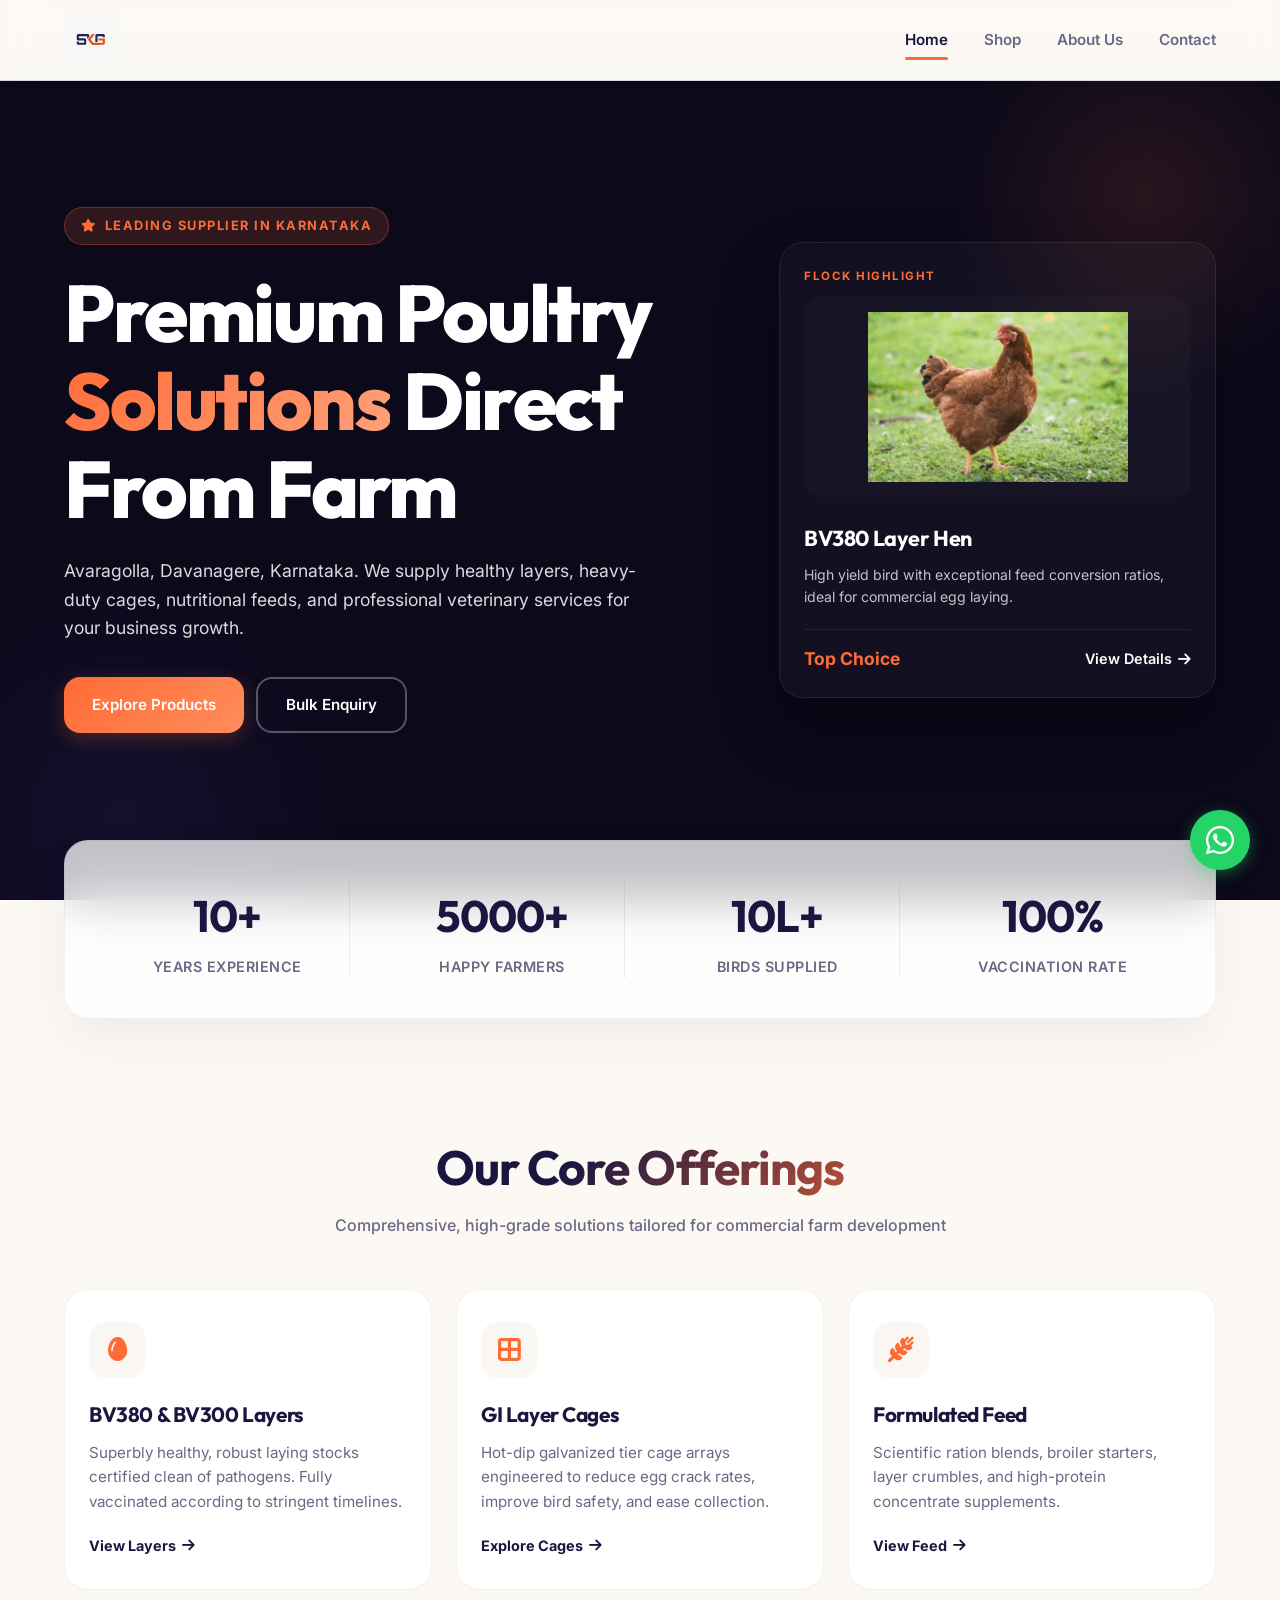
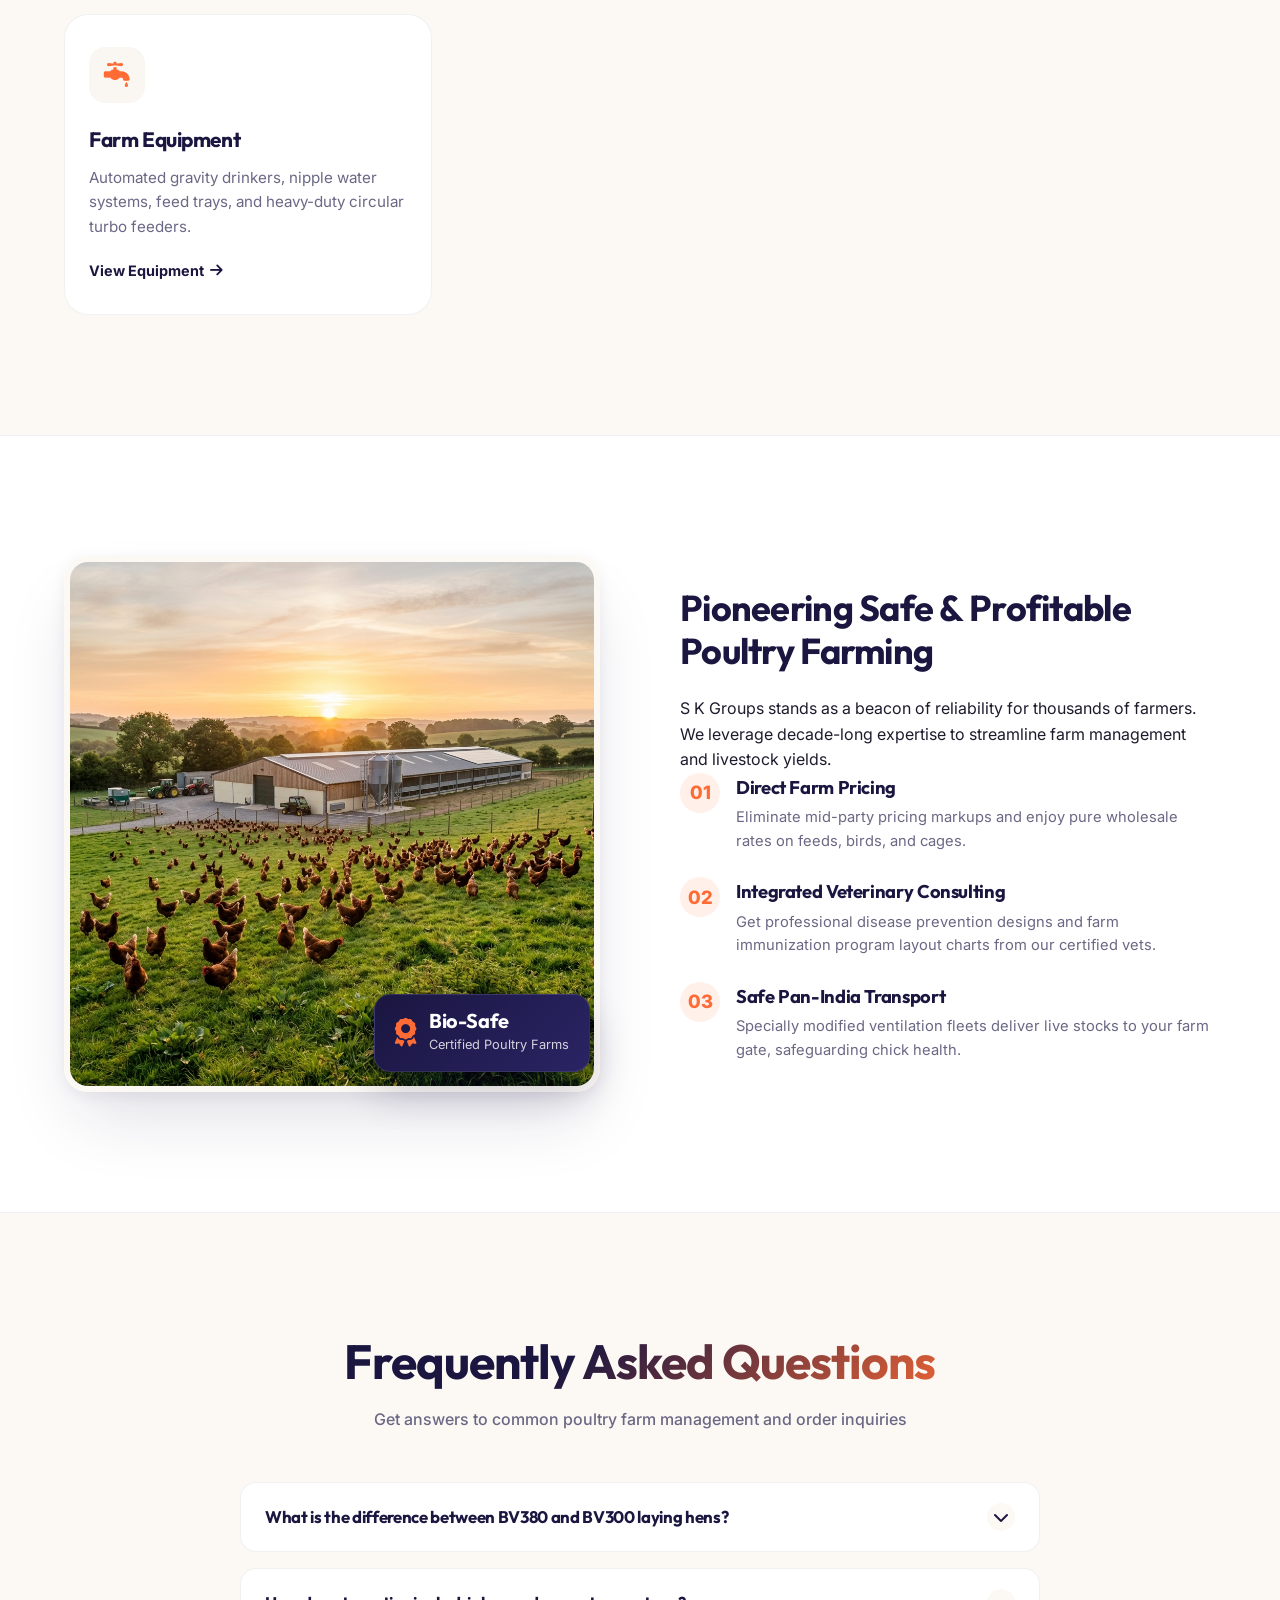
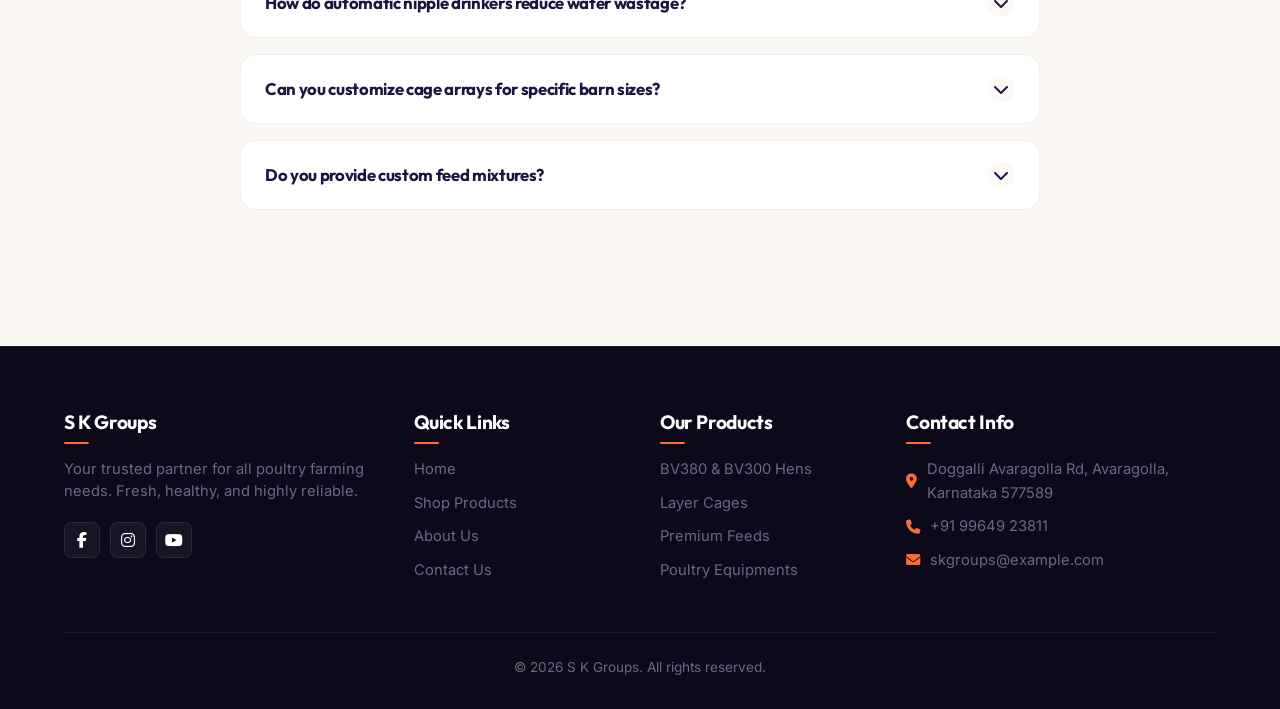
<file: index.html>
<!DOCTYPE html>
<html lang="en">
<head>
  <meta charset="UTF-8">
  <meta name="viewport" content="width=device-width, initial-scale=1.0">
  <title>S K Groups | Premium Poultry Solutions</title>
  <meta name="description" content="Direct from farm poultry solutions. Buy live hens, premium cages, nutritious feed, and modern farming equipment.">
  
  <!-- Fonts -->
  <link rel="preconnect" href="https://fonts.googleapis.com">
  <link rel="preconnect" href="https://fonts.gstatic.com" crossorigin>
  <link href="https://fonts.googleapis.com/css2?family=Inter:wght@400;500;600&family=Outfit:wght@400;600;700;800&display=swap" rel="stylesheet">
  
  <!-- Icons -->
  <link rel="stylesheet" href="https://cdnjs.cloudflare.com/ajax/libs/font-awesome/6.4.0/css/all.min.css">
  
  <link rel="stylesheet" href="style.css?v=1.0.4">
</head>
<body>

  <!-- Header -->
  <header>
    <div class="container nav-container">
      <a href="index.html" class="logo">
        <img src="images/logo.svg" alt="S K Groups Logo">
      </a>
      
      <nav class="nav-links">
        <a href="index.html" class="active">Home</a>
        <a href="shop.html">Shop</a>
        <a href="about.html">About Us</a>
        <a href="contact.html">Contact</a>
      </nav>
      
      <!-- Mobile Menu Button -->
      <button class="mobile-menu-btn" aria-label="Toggle navigation">
        <i class="fa-solid fa-bars"></i>
      </button>
    </div>
  </header>

  <!-- Dynamic Asymmetric Hero Section -->
  <section class="hero">
    <div class="hero-overlay"></div>
    <div class="container hero-grid">
      <div class="hero-content">
        <div class="hero-badge">
          <i class="fa-solid fa-star"></i> Leading Supplier in Karnataka
        </div>
        <h1>Premium Poultry <span>Solutions</span> Direct From Farm</h1>
        <p>Avaragolla, Davanagere, Karnataka. We supply healthy layers, heavy-duty cages, nutritional feeds, and professional veterinary services for your business growth.</p>
        <div class="hero-buttons">
          <a href="shop.html" class="btn btn-accent">Explore Products</a>
          <a href="contact.html" class="btn btn-outline">Bulk Enquiry</a>
        </div>
      </div>
      
      <!-- Showcase Highlight Card -->
      <div class="hero-showcase">
        <span class="showcase-tag">Flock Highlight</span>
        <img src="images/bv380.png" alt="BV380 Hen">
        <h3 class="showcase-title">BV380 Layer Hen</h3>
        <p class="showcase-desc">High yield bird with exceptional feed conversion ratios, ideal for commercial egg laying.</p>
        <div class="showcase-action">
          <span class="showcase-price">Top Choice</span>
          <a href="product-details.html?id=bv380" class="showcase-link">View Details <i class="fa-solid fa-arrow-right"></i></a>
        </div>
      </div>
    </div>
  </section>

  <!-- Floating Stats Overlay -->
  <div class="container stats-overlay-container">
    <div class="stats-overlay">
      <div class="stat-box">
        <h3>10+</h3>
        <p>Years Experience</p>
      </div>
      <div class="stat-box">
        <h3>5000+</h3>
        <p>Happy Farmers</p>
      </div>
      <div class="stat-box">
        <h3>10L+</h3>
        <p>Birds Supplied</p>
      </div>
      <div class="stat-box">
        <h3>100%</h3>
        <p>Vaccination Rate</p>
      </div>
    </div>
  </div>

  <!-- Services Section -->
  <section class="section-padding">
    <div class="container">
      <div class="section-title">
        <h2>Our Core Offerings</h2>
        <p>Comprehensive, high-grade solutions tailored for commercial farm development</p>
      </div>
      
      <div class="services-grid">
        <!-- Service Card 1 -->
        <div class="service-card">
          <div class="service-icon-box">
            <i class="fa-solid fa-egg"></i>
          </div>
          <h3>BV380 & BV300 Layers</h3>
          <p>Superbly healthy, robust laying stocks certified clean of pathogens. Fully vaccinated according to stringent timelines.</p>
          <a href="shop.html?category=hens" class="service-link">View Layers <i class="fa-solid fa-arrow-right"></i></a>
        </div>
        
        <!-- Service Card 2 -->
        <div class="service-card">
          <div class="service-icon-box">
            <i class="fa-solid fa-border-all"></i>
          </div>
          <h3>GI Layer Cages</h3>
          <p>Hot-dip galvanized tier cage arrays engineered to reduce egg crack rates, improve bird safety, and ease collection.</p>
          <a href="shop.html?category=cages" class="service-link">Explore Cages <i class="fa-solid fa-arrow-right"></i></a>
        </div>
        
        <!-- Service Card 3 -->
        <div class="service-card">
          <div class="service-icon-box">
            <i class="fa-solid fa-wheat-awn"></i>
          </div>
          <h3>Formulated Feed</h3>
          <p>Scientific ration blends, broiler starters, layer crumbles, and high-protein concentrate supplements.</p>
          <a href="shop.html?category=feed" class="service-link">View Feed <i class="fa-solid fa-arrow-right"></i></a>
        </div>
        
        <!-- Service Card 4 -->
        <div class="service-card">
          <div class="service-icon-box">
            <i class="fa-solid fa-faucet-drip"></i>
          </div>
          <h3>Farm Equipment</h3>
          <p>Automated gravity drinkers, nipple water systems, feed trays, and heavy-duty circular turbo feeders.</p>
          <a href="shop.html?category=equipment" class="service-link">View Equipment <i class="fa-solid fa-arrow-right"></i></a>
        </div>
      </div>
    </div>
  </section>

  <!-- Why Choose Us -->
  <section class="section-padding why-section">
    <div class="container why-grid">
      <div class="why-image-wrapper">
        <img src="assets/hero.png" alt="S K Groups Poultry Operations">
        <div class="why-floating-badge">
          <i class="fa-solid fa-award"></i>
          <div>
            <h4>Bio-Safe</h4>
            <p>Certified Poultry Farms</p>
          </div>
        </div>
      </div>
      
      <div class="why-content">
        <h2>Pioneering Safe & Profitable Poultry Farming</h2>
        <p>S K Groups stands as a beacon of reliability for thousands of farmers. We leverage decade-long expertise to streamline farm management and livestock yields.</p>
        
        <div class="why-list">
          <div class="why-item">
            <div class="why-num">01</div>
            <div>
              <h4>Direct Farm Pricing</h4>
              <p>Eliminate mid-party pricing markups and enjoy pure wholesale rates on feeds, birds, and cages.</p>
            </div>
          </div>
          
          <div class="why-item">
            <div class="why-num">02</div>
            <div>
              <h4>Integrated Veterinary Consulting</h4>
              <p>Get professional disease prevention designs and farm immunization program layout charts from our certified vets.</p>
            </div>
          </div>
          
          <div class="why-item">
            <div class="why-num">03</div>
            <div>
              <h4>Safe Pan-India Transport</h4>
              <p>Specially modified ventilation fleets deliver live stocks to your farm gate, safeguarding chick health.</p>
            </div>
          </div>
        </div>
      </div>
    </div>
  </section>

  <!-- FAQ Accordion Section -->
  <section class="section-padding">
    <div class="container">
      <div class="section-title">
        <h2>Frequently Asked Questions</h2>
        <p>Get answers to common poultry farm management and order inquiries</p>
      </div>
      
      <div class="faq-accordion">
        <!-- FAQ 1 -->
        <div class="faq-item">
          <div class="faq-header">
            <h4>What is the difference between BV380 and BV300 laying hens?</h4>
            <div class="faq-icon"><i class="fa-solid fa-chevron-down"></i></div>
          </div>
          <div class="faq-content">
            <p>BV380 brown layers are widely known for producing dark brown eggs and have excellent resilience in warm climates. BV300 layers are highly productive white-egg laying birds focused on high feed conversion efficiency and consistent shell density. Both are fully vaccinated at our farm before sale.</p>
          </div>
        </div>
        
        <!-- FAQ 2 -->
        <div class="faq-item">
          <div class="faq-header">
            <h4>How do automatic nipple drinkers reduce water wastage?</h4>
            <div class="faq-icon"><i class="fa-solid fa-chevron-down"></i></div>
          </div>
          <div class="faq-content">
            <p>Nipple drinkers release water only when pecked by the bird. This prevents open pools of water from being contaminated by dirt or tipped over onto the litter, maintaining dry coop conditions and reducing disease spread.</p>
          </div>
        </div>
        
        <!-- FAQ 3 -->
        <div class="faq-item">
          <div class="faq-header">
            <h4>Can you customize cage arrays for specific barn sizes?</h4>
            <div class="faq-icon"><i class="fa-solid fa-chevron-down"></i></div>
          </div>
          <div class="faq-content">
            <p>Yes, S K Groups offers specialized consulting and installation. We design and structure GI layer cage arrays in 3-tier and 4-tier configurations based on your barn's dimensions and ventilation guidelines.</p>
          </div>
        </div>
        
        <!-- FAQ 4 -->
        <div class="faq-item">
          <div class="faq-header">
            <h4>Do you provide custom feed mixtures?</h4>
            <div class="faq-icon"><i class="fa-solid fa-chevron-down"></i></div>
          </div>
          <div class="faq-content">
            <p>We supply a wide range of standard pre-mixed starter, grower, and layer rations. For farmers who have access to local grains (like maize), we provide professional 30% or 35% feed Concentrate bags along with specific mixing formula cards to optimize costs.</p>
          </div>
        </div>
      </div>
    </div>
  </section>

  <!-- Floating WhatsApp Button -->
  <a href="https://wa.me/919964923811" target="_blank" class="fab" aria-label="Chat on WhatsApp">
    <i class="fa-brands fa-whatsapp"></i>
  </a>

  <!-- Footer -->
  <footer>
    <div class="container">
      <div class="footer-grid">
        <div class="footer-col">
          <h3>S K Groups</h3>
          <p>Your trusted partner for all poultry farming needs. Fresh, healthy, and highly reliable.</p>
          <div class="social-links">
            <a href="https://www.facebook.com/share/1DdkZFGR5d/" target="_blank" rel="noopener noreferrer" aria-label="Facebook"><i class="fa-brands fa-facebook-f"></i></a>
            <a href="https://www.instagram.com/groups6102?igsh=MTViejh5ajgwajV2cw==" target="_blank" rel="noopener noreferrer" aria-label="Instagram"><i class="fa-brands fa-instagram"></i></a>
            <a href="https://youtube.com/@skgroups1031?si=DHdLFByPcZqqplw5" target="_blank" rel="noopener noreferrer" aria-label="YouTube"><i class="fa-brands fa-youtube"></i></a>
          </div>
        </div>
        
        <div class="footer-col">
          <h3>Quick Links</h3>
          <ul>
            <li><a href="index.html">Home</a></li>
            <li><a href="shop.html">Shop Products</a></li>
            <li><a href="about.html">About Us</a></li>
            <li><a href="contact.html">Contact Us</a></li>
          </ul>
        </div>
        
        <div class="footer-col">
          <h3>Our Products</h3>
          <ul>
            <li><a href="shop.html?category=hens">BV380 & BV300 Hens</a></li>
            <li><a href="shop.html?category=cages">Layer Cages</a></li>
            <li><a href="shop.html?category=feed">Premium Feeds</a></li>
            <li><a href="shop.html?category=equipment">Poultry Equipments</a></li>
          </ul>
        </div>
        
        <div class="footer-col">
          <h3>Contact Info</h3>
          <ul>
            <li><i class="fa-solid fa-location-dot"></i> Doggalli Avaragolla Rd, Avaragolla, Karnataka 577589</li>
            <li><i class="fa-solid fa-phone"></i> +91 99649 23811</li>
            <li><i class="fa-solid fa-envelope"></i> skgroups@example.com</li>
          </ul>
        </div>
      </div>
      <div class="footer-bottom">
        &copy; 2026 S K Groups. All rights reserved.
      </div>
    </div>
  </footer>

  <script src="script.js"></script>
  <script>
    // FAQ Accordion Script
    document.querySelectorAll('.faq-header').forEach(header => {
      header.addEventListener('click', () => {
        const item = header.parentElement;
        item.classList.toggle('active');
      });
    });
  </script>
</body>
</html>
</file>
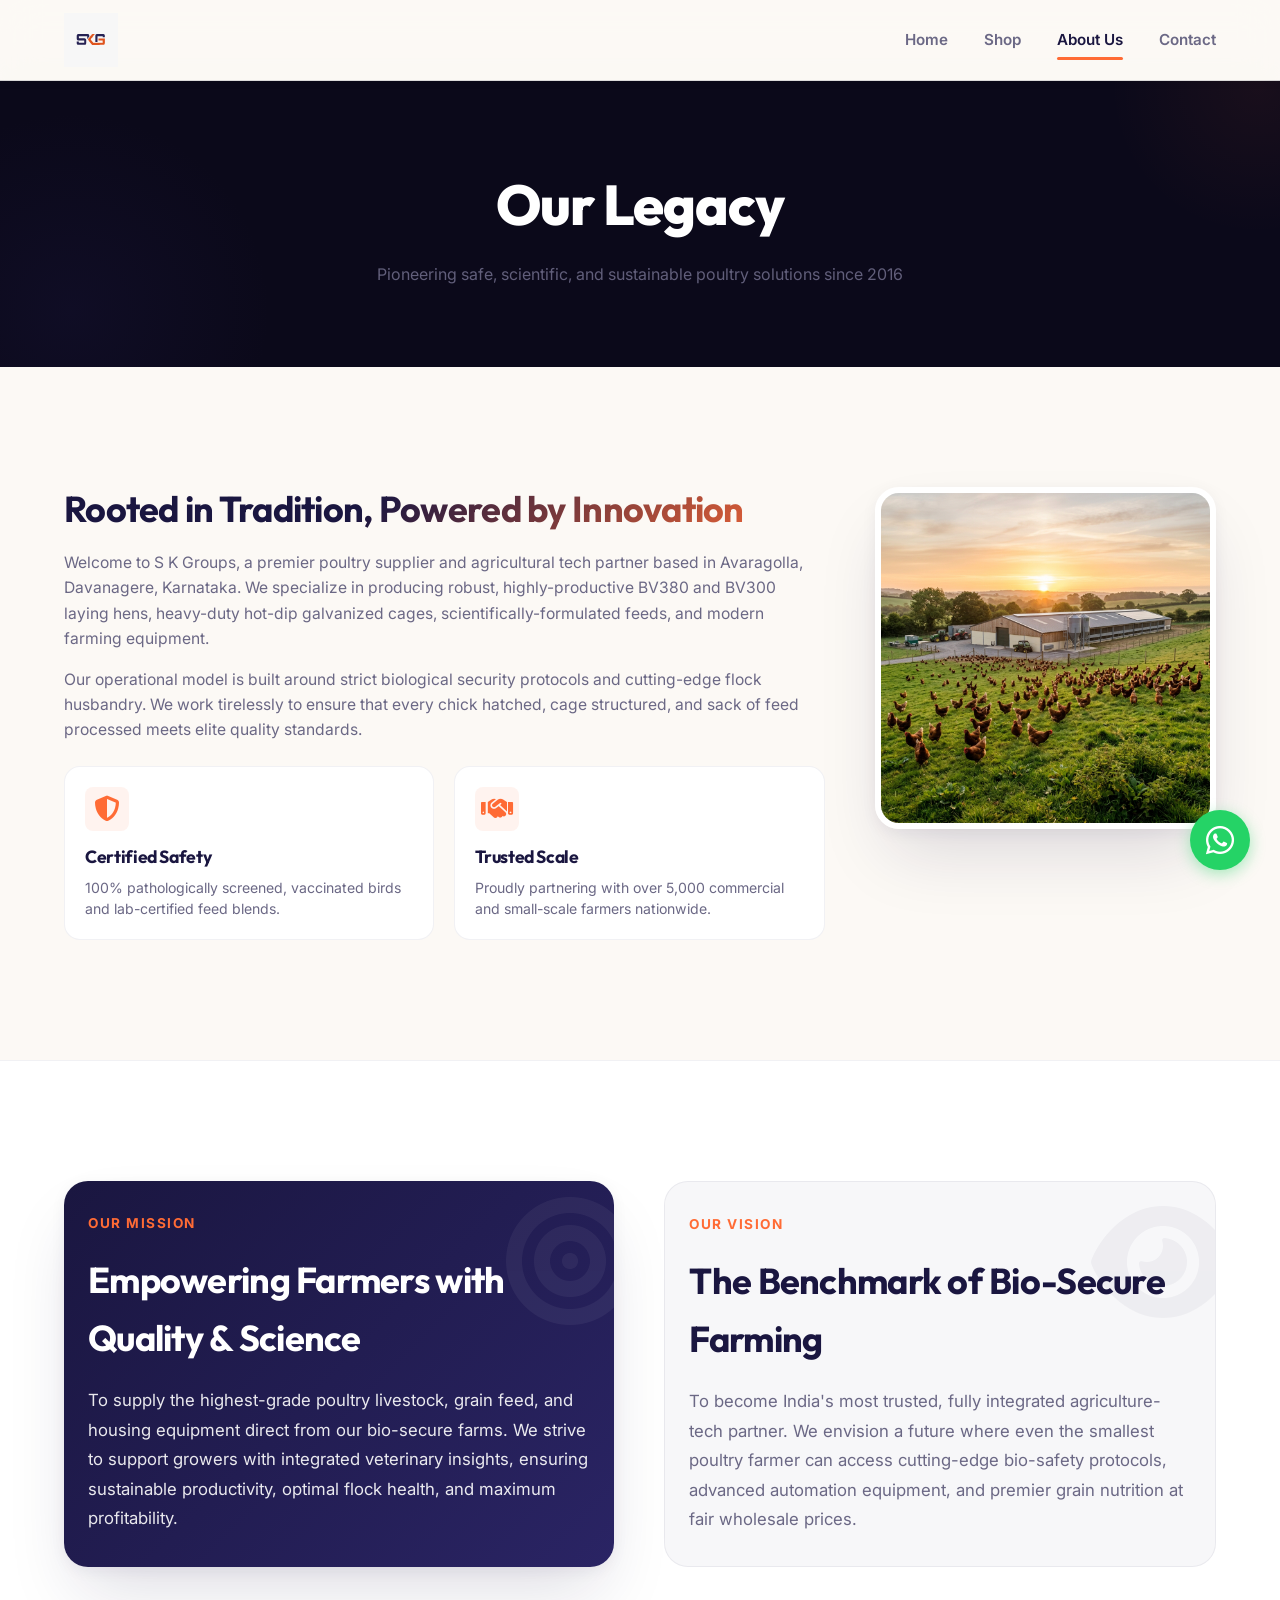
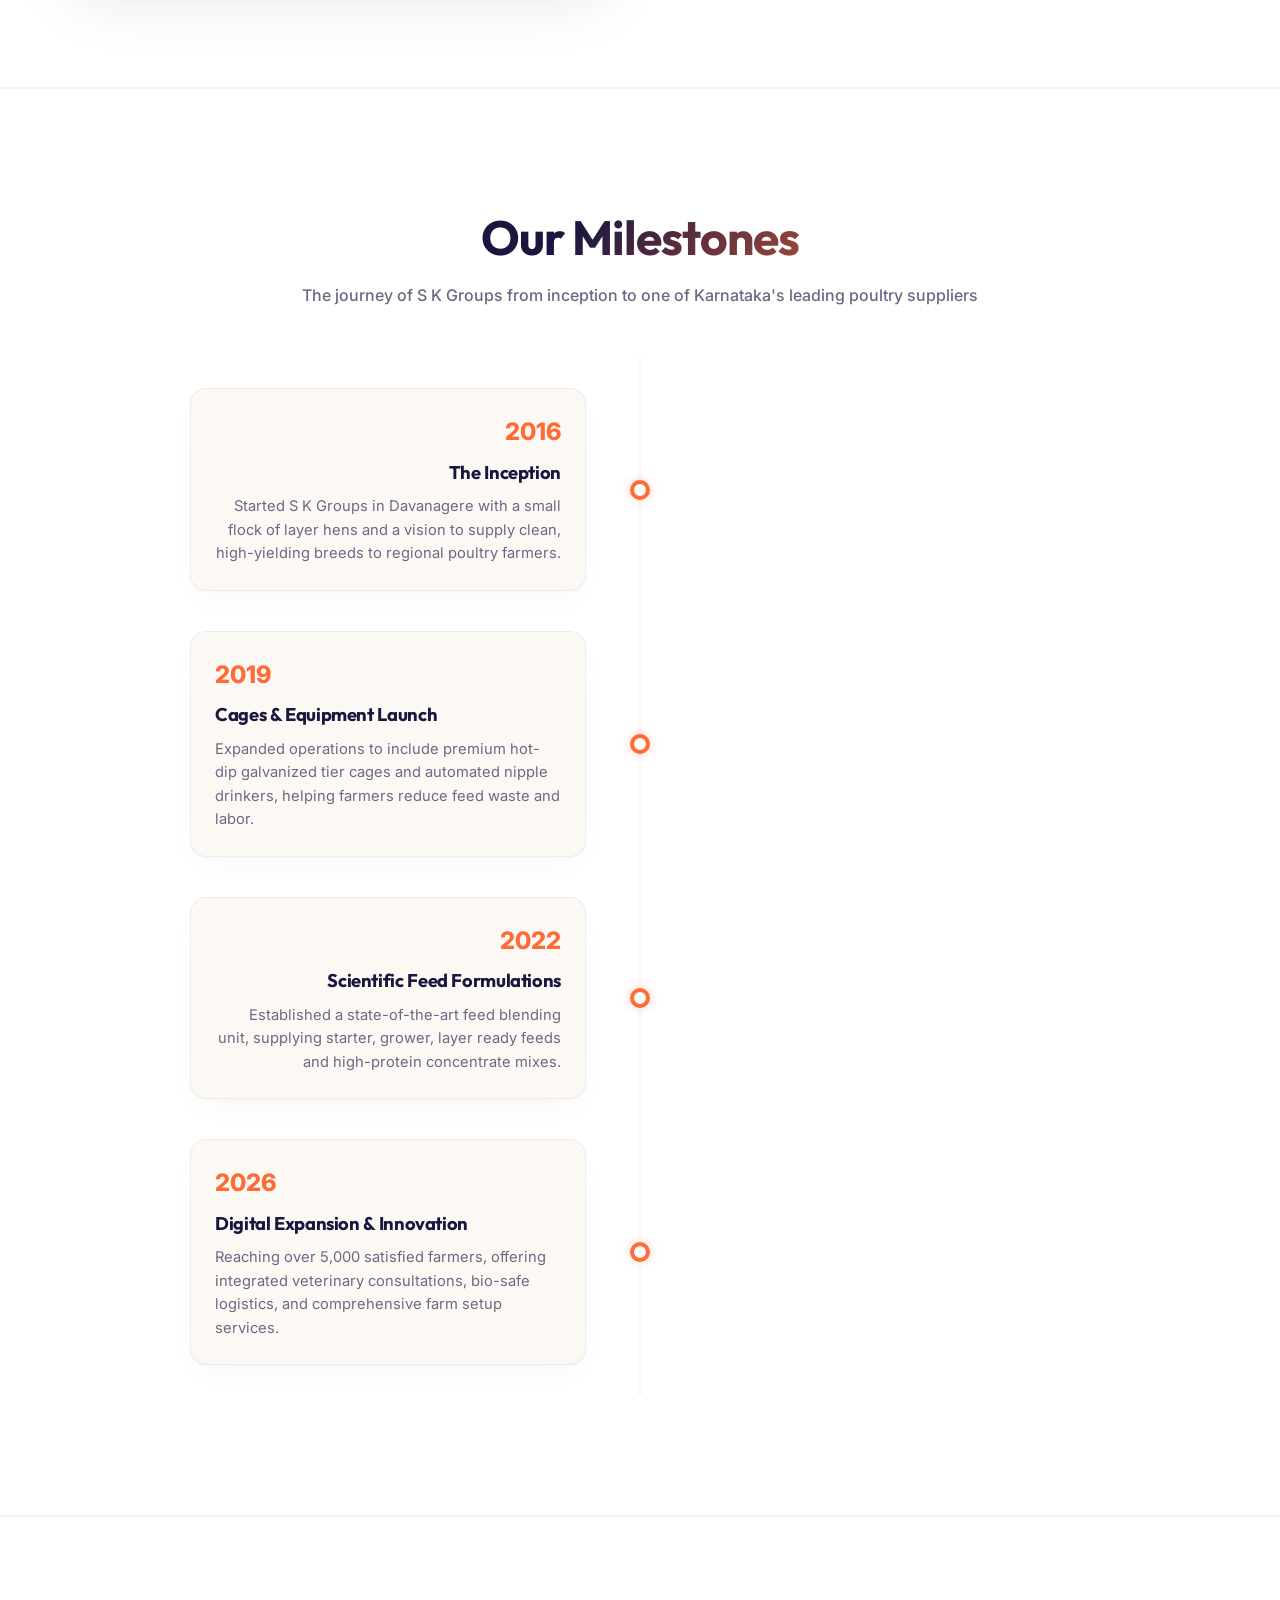
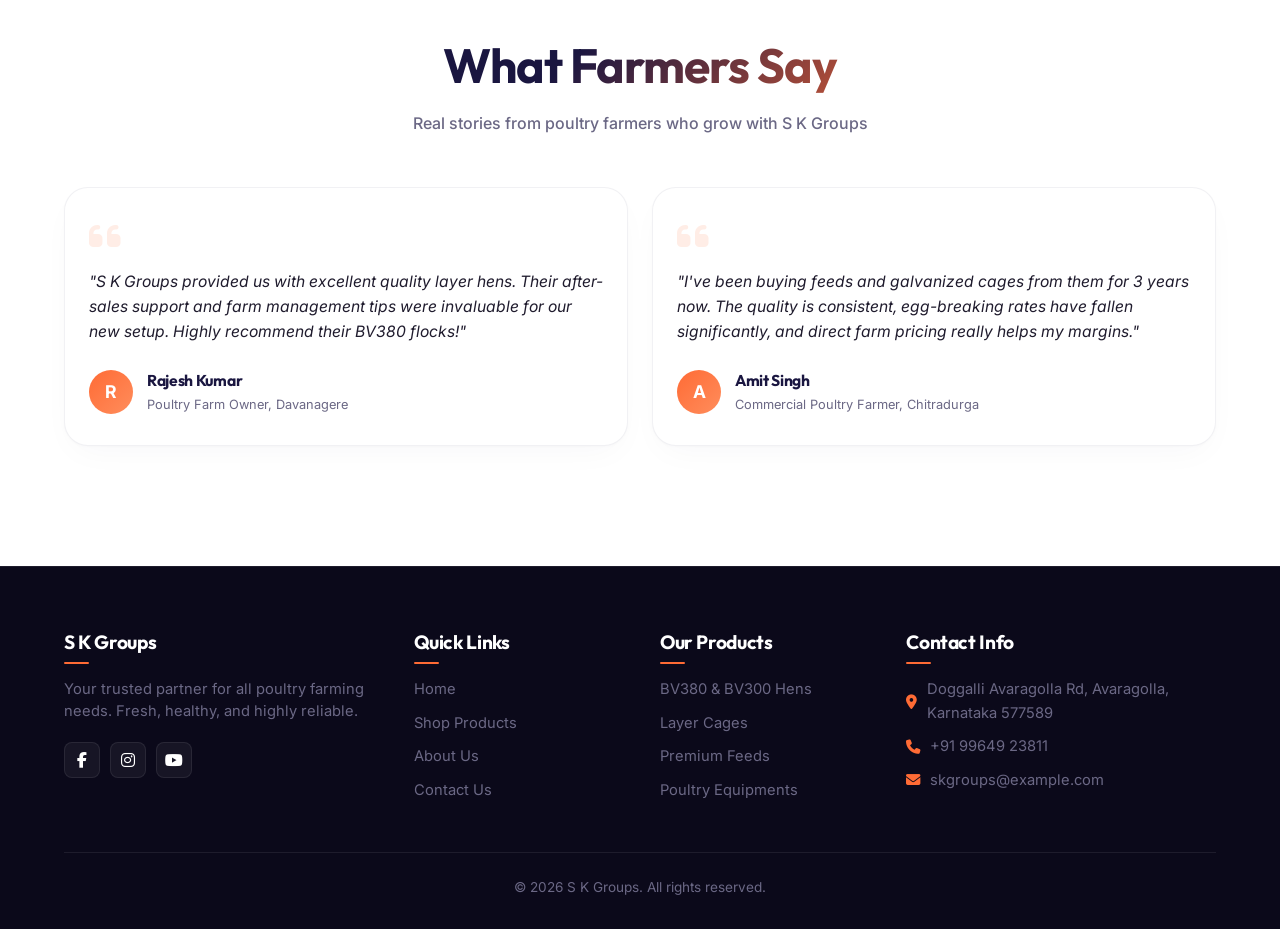
<file: about.html>
<!DOCTYPE html>
<html lang="en">
<head>
  <meta charset="UTF-8">
  <meta name="viewport" content="width=device-width, initial-scale=1.0">
  <title>About Us | S K Groups</title>
  <meta name="description" content="Learn about S K Groups, our history, mission, and how we've grown to become Karnataka's trusted supplier of vaccinated layers, cages, feed, and equipment.">
  
  <link rel="preconnect" href="https://fonts.googleapis.com">
  <link rel="preconnect" href="https://fonts.gstatic.com" crossorigin>
  <link href="https://fonts.googleapis.com/css2?family=Inter:wght@400;500;600&family=Outfit:wght@400;600;700;800&display=swap" rel="stylesheet">
  <link rel="stylesheet" href="https://cdnjs.cloudflare.com/ajax/libs/font-awesome/6.4.0/css/all.min.css">
  <link rel="stylesheet" href="style.css?v=1.0.4">
</head>
<body>

  <!-- Header -->
  <header>
    <div class="container nav-container">
      <a href="index.html" class="logo">
        <img src="images/logo.svg" alt="S K Groups Logo">
      </a>
      <nav class="nav-links">
        <a href="index.html">Home</a>
        <a href="shop.html">Shop</a>
        <a href="about.html" class="active">About Us</a>
        <a href="contact.html">Contact</a>
      </nav>
      <!-- Mobile Menu Button -->
      <button class="mobile-menu-btn" aria-label="Toggle navigation">
        <i class="fa-solid fa-bars"></i>
      </button>
    </div>
  </header>

  <!-- Page Header -->
  <section class="page-header">
    <div class="container">
      <h1>Our Legacy</h1>
      <p>Pioneering safe, scientific, and sustainable poultry solutions since 2016</p>
    </div>
  </section>

  <!-- About Content Section -->
  <section class="section-padding">
    <div class="container about-grid">
      <div class="about-text">
        <h2>Rooted in Tradition, Powered by Innovation</h2>
        <p>Welcome to S K Groups, a premier poultry supplier and agricultural tech partner based in Avaragolla, Davanagere, Karnataka. We specialize in producing robust, highly-productive BV380 and BV300 laying hens, heavy-duty hot-dip galvanized cages, scientifically-formulated feeds, and modern farming equipment.</p>
        <p>Our operational model is built around strict biological security protocols and cutting-edge flock husbandry. We work tirelessly to ensure that every chick hatched, cage structured, and sack of feed processed meets elite quality standards.</p>
        
        <div class="feature-card-group">
          <div class="feature-card">
            <i class="fa-solid fa-shield-halved"></i>
            <h4>Certified Safety</h4>
            <p>100% pathologically screened, vaccinated birds and lab-certified feed blends.</p>
          </div>
          <div class="feature-card">
            <i class="fa-solid fa-handshake"></i>
            <h4>Trusted Scale</h4>
            <p>Proudly partnering with over 5,000 commercial and small-scale farmers nationwide.</p>
          </div>
        </div>
      </div>
      <div class="about-image">
        <img src="assets/hero.png" alt="S K Groups Bio-Secure Farm Facility">
      </div>
    </div>
  </section>

  <!-- Mission & Vision Section (Dual-tone columns) -->
  <section class="section-padding" style="background-color: var(--card-bg); border-top: 1px solid var(--border-color); border-bottom: 1px solid var(--border-color);">
    <div class="container">
      <div class="about-grid">
        <!-- Mission (Dark-gradient) -->
        <div class="mission-vision-card" style="background: var(--primary-gradient); color: var(--text-light); box-shadow: var(--shadow-hover);">
          <div style="position: absolute; top: -20px; right: -20px; font-size: 8rem; opacity: 0.05; color: var(--text-light); font-weight: 800;"><i class="fa-solid fa-bullseye"></i></div>
          <span style="color: var(--accent-color); font-weight: 700; text-transform: uppercase; font-size: 0.85rem; letter-spacing: 1.5px; display: block; margin-bottom: 16px;">Our Mission</span>
          <h3 style="color: var(--text-light); font-size: 2.25rem; margin-bottom: 20px;">Empowering Farmers with Quality & Science</h3>
          <p style="opacity: 0.9; font-size: 1.05rem; line-height: 1.75; margin: 0;">To supply the highest-grade poultry livestock, grain feed, and housing equipment direct from our bio-secure farms. We strive to support growers with integrated veterinary insights, ensuring sustainable productivity, optimal flock health, and maximum profitability.</p>
        </div>
        
        <!-- Vision (Light-borders) -->
        <div class="mission-vision-card" style="background: rgba(26, 22, 64, 0.03); border: 1px solid var(--border-color); color: var(--text-dark);">
          <div style="position: absolute; top: -20px; right: -20px; font-size: 8rem; opacity: 0.04; color: var(--primary-color); font-weight: 800;"><i class="fa-solid fa-eye"></i></div>
          <span style="color: var(--accent-color); font-weight: 700; text-transform: uppercase; font-size: 0.85rem; letter-spacing: 1.5px; display: block; margin-bottom: 16px;">Our Vision</span>
          <h3 style="color: var(--primary-color); font-size: 2.25rem; margin-bottom: 20px;">The Benchmark of Bio-Secure Farming</h3>
          <p style="color: var(--text-muted); font-size: 1.05rem; line-height: 1.75; margin: 0;">To become India's most trusted, fully integrated agriculture-tech partner. We envision a future where even the smallest poultry farmer can access cutting-edge bio-safety protocols, advanced automation equipment, and premier grain nutrition at fair wholesale prices.</p>
        </div>
      </div>
    </div>
  </section>

  <!-- Timeline Section -->
  <section class="timeline-section section-padding">
    <div class="container">
      <div class="section-title">
        <h2>Our Milestones</h2>
        <p>The journey of S K Groups from inception to one of Karnataka's leading poultry suppliers</p>
      </div>
      
      <div class="timeline-deck">
        <!-- Milestone 1 -->
        <div class="timeline-step">
          <div class="timeline-node"></div>
          <div class="timeline-content">
            <span class="timeline-year">2016</span>
            <h4>The Inception</h4>
            <p>Started S K Groups in Davanagere with a small flock of layer hens and a vision to supply clean, high-yielding breeds to regional poultry farmers.</p>
          </div>
        </div>
        
        <!-- Milestone 2 -->
        <div class="timeline-step">
          <div class="timeline-node"></div>
          <div class="timeline-content">
            <span class="timeline-year">2019</span>
            <h4>Cages & Equipment Launch</h4>
            <p>Expanded operations to include premium hot-dip galvanized tier cages and automated nipple drinkers, helping farmers reduce feed waste and labor.</p>
          </div>
        </div>
        
        <!-- Milestone 3 -->
        <div class="timeline-step">
          <div class="timeline-node"></div>
          <div class="timeline-content">
            <span class="timeline-year">2022</span>
            <h4>Scientific Feed Formulations</h4>
            <p>Established a state-of-the-art feed blending unit, supplying starter, grower, layer ready feeds and high-protein concentrate mixes.</p>
          </div>
        </div>
        
        <!-- Milestone 4 -->
        <div class="timeline-step">
          <div class="timeline-node"></div>
          <div class="timeline-content">
            <span class="timeline-year">2026</span>
            <h4>Digital Expansion & Innovation</h4>
            <p>Reaching over 5,000 satisfied farmers, offering integrated veterinary consultations, bio-safe logistics, and comprehensive farm setup services.</p>
          </div>
        </div>
      </div>
    </div>
  </section>

  <!-- Testimonials Section -->
  <section class="section-padding" style="background-color: var(--card-bg); border-top: 1px solid var(--border-color);">
    <div class="container">
      <div class="section-title">
        <h2>What Farmers Say</h2>
        <p>Real stories from poultry farmers who grow with S K Groups</p>
      </div>
      
      <div class="testimonial-grid">
        <div class="testimonial-card">
          <i class="fa-solid fa-quote-left quote-icon"></i>
          <p class="quote-text">"S K Groups provided us with excellent quality layer hens. Their after-sales support and farm management tips were invaluable for our new setup. Highly recommend their BV380 flocks!"</p>
          <div class="testimonial-user">
            <div class="testimonial-avatar">R</div>
            <div>
              <h4>Rajesh Kumar</h4>
              <p>Poultry Farm Owner, Davanagere</p>
            </div>
          </div>
        </div>

        <div class="testimonial-card">
          <i class="fa-solid fa-quote-left quote-icon"></i>
          <p class="quote-text">"I've been buying feeds and galvanized cages from them for 3 years now. The quality is consistent, egg-breaking rates have fallen significantly, and direct farm pricing really helps my margins."</p>
          <div class="testimonial-user">
            <div class="testimonial-avatar">A</div>
            <div>
              <h4>Amit Singh</h4>
              <p>Commercial Poultry Farmer, Chitradurga</p>
            </div>
          </div>
        </div>
      </div>
    </div>
  </section>

  <!-- Floating WhatsApp Button -->
  <a href="https://wa.me/919964923811" target="_blank" class="fab" aria-label="Chat on WhatsApp">
    <i class="fa-brands fa-whatsapp"></i>
  </a>

  <!-- Footer -->
  <footer>
    <div class="container">
      <div class="footer-grid">
        <div class="footer-col">
          <h3>S K Groups</h3>
          <p>Your trusted partner for all poultry farming needs. Fresh, healthy, and highly reliable.</p>
          <div class="social-links">
            <a href="https://www.facebook.com/share/1DdkZFGR5d/" target="_blank" rel="noopener noreferrer" aria-label="Facebook"><i class="fa-brands fa-facebook-f"></i></a>
            <a href="https://www.instagram.com/groups6102?igsh=MTViejh5ajgwajV2cw==" target="_blank" rel="noopener noreferrer" aria-label="Instagram"><i class="fa-brands fa-instagram"></i></a>
            <a href="https://youtube.com/@skgroups1031?si=DHdLFByPcZqqplw5" target="_blank" rel="noopener noreferrer" aria-label="YouTube"><i class="fa-brands fa-youtube"></i></a>
          </div>
        </div>
        
        <div class="footer-col">
          <h3>Quick Links</h3>
          <ul>
            <li><a href="index.html">Home</a></li>
            <li><a href="shop.html">Shop Products</a></li>
            <li><a href="about.html">About Us</a></li>
            <li><a href="contact.html">Contact Us</a></li>
          </ul>
        </div>
        
        <div class="footer-col">
          <h3>Our Products</h3>
          <ul>
            <li><a href="shop.html?category=hens">BV380 & BV300 Hens</a></li>
            <li><a href="shop.html?category=cages">Layer Cages</a></li>
            <li><a href="shop.html?category=feed">Premium Feeds</a></li>
            <li><a href="shop.html?category=equipment">Poultry Equipments</a></li>
          </ul>
        </div>
        
        <div class="footer-col">
          <h3>Contact Info</h3>
          <ul>
            <li><i class="fa-solid fa-location-dot"></i> Doggalli Avaragolla Rd, Avaragolla, Karnataka 577589</li>
            <li><i class="fa-solid fa-phone"></i> +91 99649 23811</li>
            <li><i class="fa-solid fa-envelope"></i> skgroups@example.com</li>
          </ul>
        </div>
      </div>
      <div class="footer-bottom">
        &copy; 2026 S K Groups. All rights reserved.
      </div>
    </div>
  </footer>

  <script src="script.js"></script>
</body>
</html>
</file>
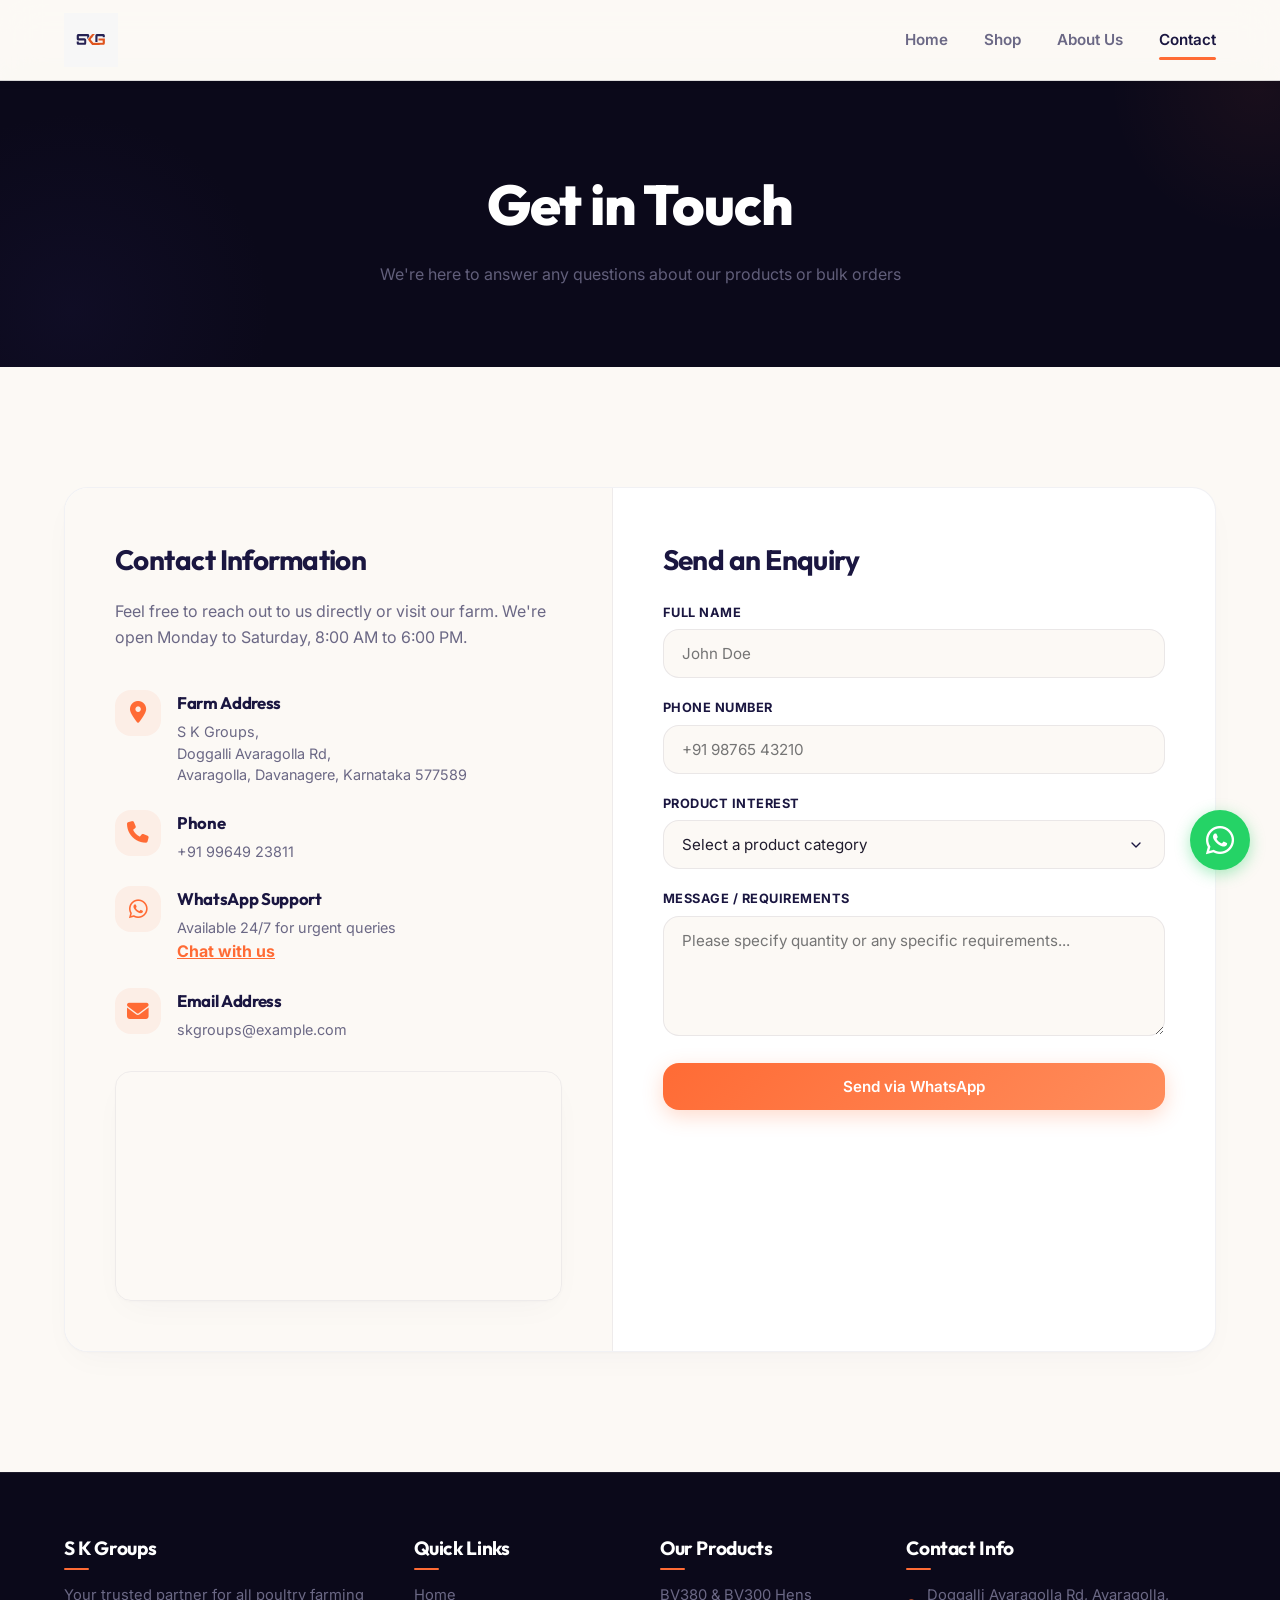
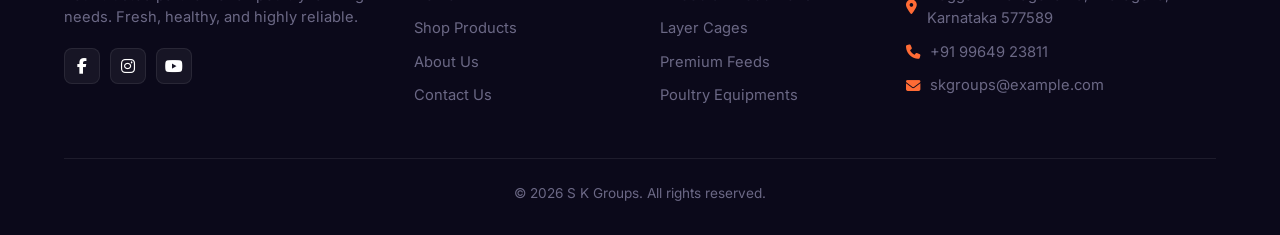
<file: contact.html>
<!DOCTYPE html>
<html lang="en">
<head>
  <meta charset="UTF-8">
  <meta name="viewport" content="width=device-width, initial-scale=1.0">
  <title>Contact Us | S K Groups</title>
  <meta name="description" content="Get in touch with S K Groups. Send an enquiry for live layer hens, galvanized GI cages, nutritious feed, and farming equipment in Davanagere, Karnataka.">
  
  <link rel="preconnect" href="https://fonts.googleapis.com">
  <link rel="preconnect" href="https://fonts.gstatic.com" crossorigin>
  <link href="https://fonts.googleapis.com/css2?family=Inter:wght@400;500;600&family=Outfit:wght@400;600;700;800&display=swap" rel="stylesheet">
  <link rel="stylesheet" href="https://cdnjs.cloudflare.com/ajax/libs/font-awesome/6.4.0/css/all.min.css">
  <link rel="stylesheet" href="style.css?v=1.0.4">
</head>
<body>

  <!-- Header -->
  <header>
    <div class="container nav-container">
      <a href="index.html" class="logo">
        <img src="images/logo.svg" alt="S K Groups Logo">
      </a>
      <nav class="nav-links">
        <a href="index.html">Home</a>
        <a href="shop.html">Shop</a>
        <a href="about.html">About Us</a>
        <a href="contact.html" class="active">Contact</a>
      </nav>
      <!-- Mobile Menu Button -->
      <button class="mobile-menu-btn" aria-label="Toggle navigation">
        <i class="fa-solid fa-bars"></i>
      </button>
    </div>
  </header>

  <!-- Page Header -->
  <section class="page-header">
    <div class="container">
      <h1>Get in Touch</h1>
      <p>We're here to answer any questions about our products or bulk orders</p>
    </div>
  </section>

  <!-- Contact Split Grid Section -->
  <section class="section-padding">
    <div class="container">
      <div class="contact-split-grid">
        
        <!-- Left Side: Info & Map -->
        <div class="contact-split-info">
          <h3>Contact Information</h3>
          <p style="color: var(--text-muted); margin-bottom: 40px; font-size: 1rem; line-height: 1.6;">Feel free to reach out to us directly or visit our farm. We're open Monday to Saturday, 8:00 AM to 6:00 PM.</p>
          
          <div class="contact-method">
            <i class="fa-solid fa-location-dot"></i>
            <div>
              <h4>Farm Address</h4>
              <p>S K Groups,<br>Doggalli Avaragolla Rd,<br>Avaragolla, Davanagere, Karnataka 577589</p>
            </div>
          </div>
          
          <div class="contact-method">
            <i class="fa-solid fa-phone"></i>
            <div>
              <h4>Phone</h4>
              <p>+91 99649 23811</p>
            </div>
          </div>

          <div class="contact-method">
            <i class="fa-brands fa-whatsapp"></i>
            <div>
              <h4>WhatsApp Support</h4>
              <p>Available 24/7 for urgent queries</p>
              <a href="https://wa.me/919964923811" target="_blank" style="color: var(--accent-color); font-weight: 700; text-decoration: underline;">Chat with us</a>
            </div>
          </div>
          
          <div class="contact-method">
            <i class="fa-solid fa-envelope"></i>
            <div>
              <h4>Email Address</h4>
              <p>skgroups@example.com</p>
            </div>
          </div>

          <!-- Embedded Map -->
          <div class="map-embed-wrapper">
            <iframe 
              src="https://maps.google.com/maps?q=Avaragolla,%20Davanagere,%20Karnataka&t=&z=14&ie=UTF8&iwloc=&output=embed" 
              width="100%" 
              height="100%" 
              style="border:0;" 
              allowfullscreen="" 
              loading="lazy" 
              referrerpolicy="no-referrer-when-downgrade">
            </iframe>
          </div>
        </div>

        <!-- Right Side: Enquiry Form -->
        <div class="contact-split-form">
          <h3>Send an Enquiry</h3>
          <form id="enquiryForm" onsubmit="submitForm(event)">
            <div class="form-group">
              <label for="name">Full Name</label>
              <input type="text" id="name" class="form-control" placeholder="John Doe" required>
            </div>
            
            <div class="form-group">
              <label for="phone">Phone Number</label>
              <input type="tel" id="phone" class="form-control" placeholder="+91 98765 43210" required>
            </div>
            
            <div class="form-group">
              <label for="product">Product Interest</label>
              <select id="product" class="form-control" required>
                <option value="" disabled selected>Select a product category</option>
                <option value="Live Hens">Live Hens</option>
                <option value="Poultry Cages">Poultry Cages</option>
                <option value="Feed">Nutritional Feed</option>
                <option value="Equipment">Farm Equipment</option>
                <option value="Bulk Order">Bulk Order / Multiple</option>
              </select>
            </div>
            
            <div class="form-group">
              <label for="message">Message / Requirements</label>
              <textarea id="message" class="form-control" placeholder="Please specify quantity or any specific requirements..." required></textarea>
            </div>
            
            <button type="submit" class="btn btn-accent" style="width: 100%;">Send via WhatsApp</button>
          </form>
        </div>
        
      </div>
    </div>
  </section>

  <!-- Floating WhatsApp Button -->
  <a href="https://wa.me/919964923811" target="_blank" class="fab" aria-label="Chat on WhatsApp">
    <i class="fa-brands fa-whatsapp"></i>
  </a>

  <!-- Footer -->
  <footer>
    <div class="container">
      <div class="footer-grid">
        <div class="footer-col">
          <h3>S K Groups</h3>
          <p>Your trusted partner for all poultry farming needs. Fresh, healthy, and highly reliable.</p>
          <div class="social-links">
            <a href="https://www.facebook.com/share/1DdkZFGR5d/" target="_blank" rel="noopener noreferrer" aria-label="Facebook"><i class="fa-brands fa-facebook-f"></i></a>
            <a href="https://www.instagram.com/groups6102?igsh=MTViejh5ajgwajV2cw==" target="_blank" rel="noopener noreferrer" aria-label="Instagram"><i class="fa-brands fa-instagram"></i></a>
            <a href="https://youtube.com/@skgroups1031?si=DHdLFByPcZqqplw5" target="_blank" rel="noopener noreferrer" aria-label="YouTube"><i class="fa-brands fa-youtube"></i></a>
          </div>
        </div>
        
        <div class="footer-col">
          <h3>Quick Links</h3>
          <ul>
            <li><a href="index.html">Home</a></li>
            <li><a href="shop.html">Shop Products</a></li>
            <li><a href="about.html">About Us</a></li>
            <li><a href="contact.html">Contact Us</a></li>
          </ul>
        </div>
        
        <div class="footer-col">
          <h3>Our Products</h3>
          <ul>
            <li><a href="shop.html?category=hens">BV380 & BV300 Hens</a></li>
            <li><a href="shop.html?category=cages">Layer Cages</a></li>
            <li><a href="shop.html?category=feed">Premium Feeds</a></li>
            <li><a href="shop.html?category=equipment">Poultry Equipments</a></li>
          </ul>
        </div>
        
        <div class="footer-col">
          <h3>Contact Info</h3>
          <ul>
            <li><i class="fa-solid fa-location-dot"></i> Doggalli Avaragolla Rd, Avaragolla, Karnataka 577589</li>
            <li><i class="fa-solid fa-phone"></i> +91 99649 23811</li>
            <li><i class="fa-solid fa-envelope"></i> skgroups@example.com</li>
          </ul>
        </div>
      </div>
      <div class="footer-bottom">
        &copy; 2026 S K Groups. All rights reserved.
      </div>
    </div>
  </footer>

  <script src="script.js"></script>
  <script>
    function submitForm(e) {
      e.preventDefault();
      const name = document.getElementById('name').value;
      const phone = document.getElementById('phone').value;
      const product = document.getElementById('product').value;
      const message = document.getElementById('message').value;
      
      const text = `Hello S K Groups!%0A%0A*New Enquiry*%0A*Name:* ${name}%0A*Phone:* ${phone}%0A*Interest:* ${product}%0A*Message:* ${message}`;
      const whatsappUrl = `https://wa.me/919964923811?text=${text}`;
      
      window.open(whatsappUrl, '_blank');
    }
  </script>
</body>
</html>
</file>
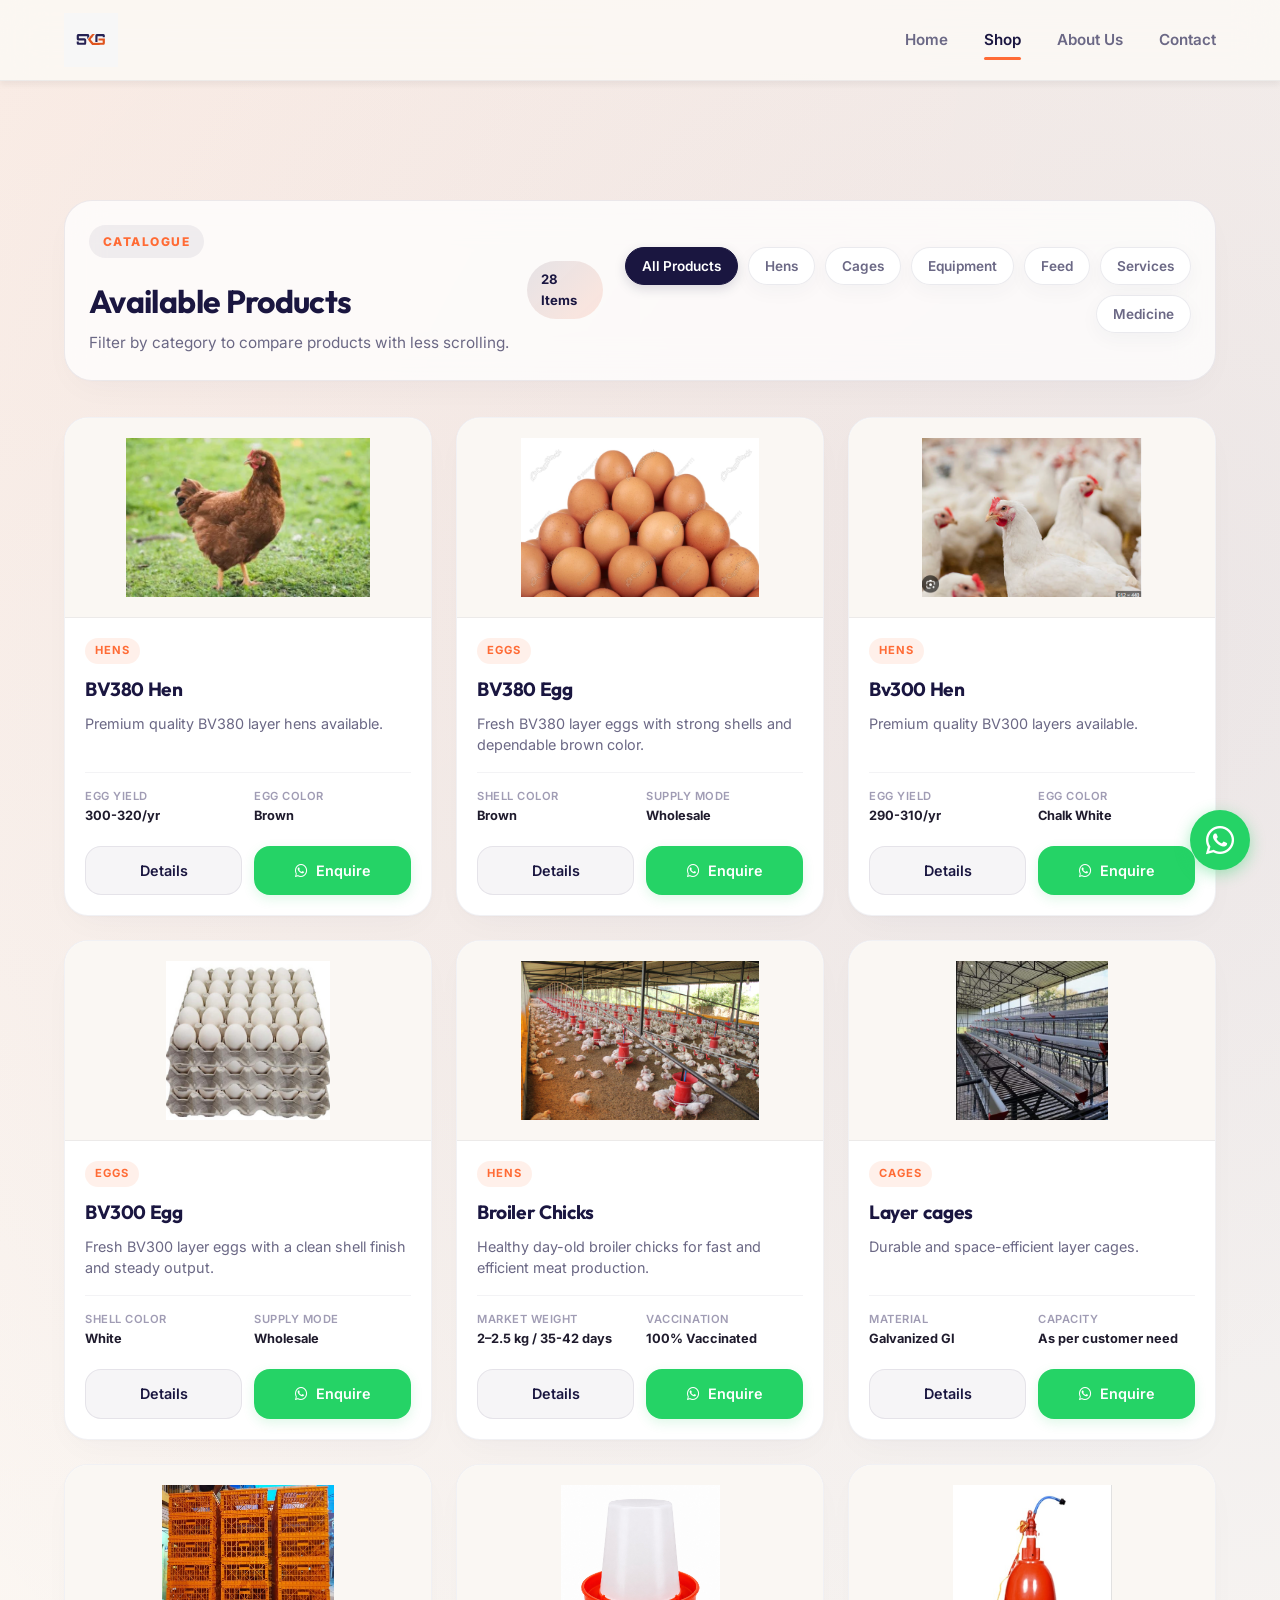
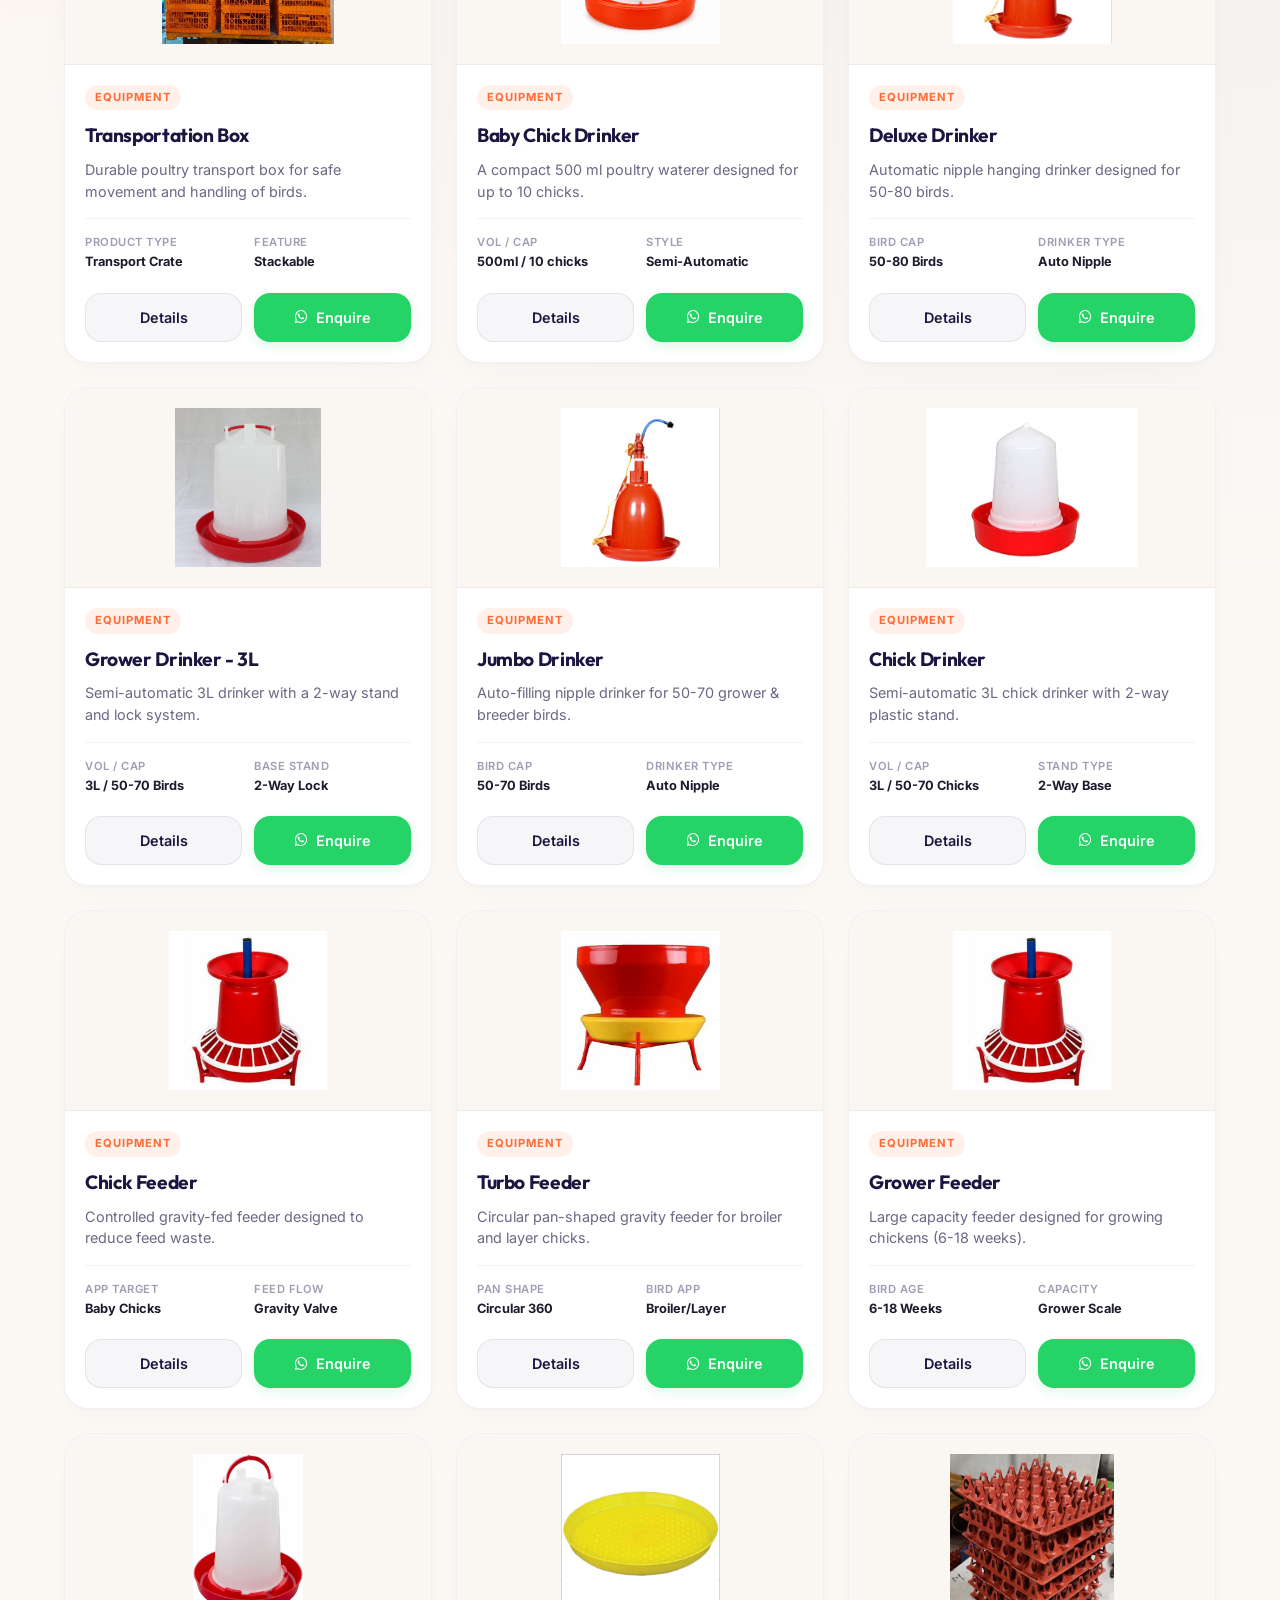
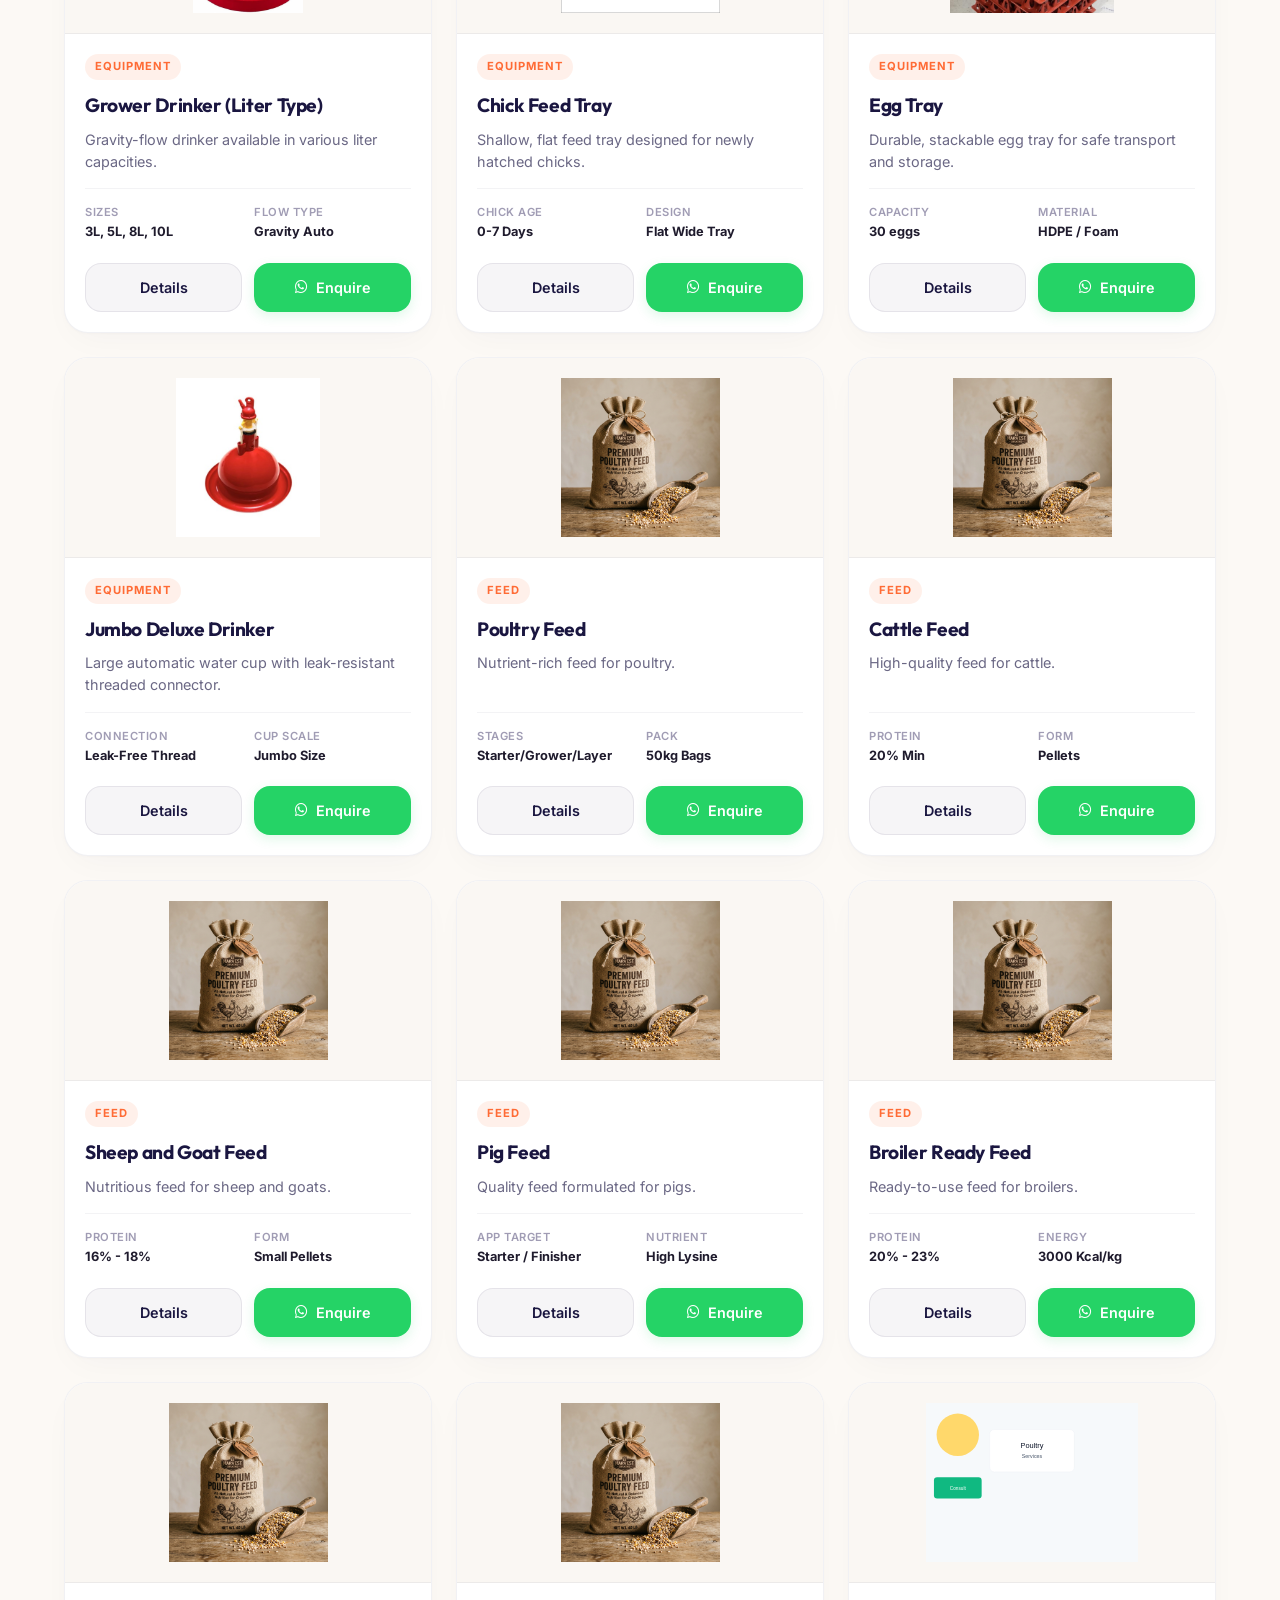
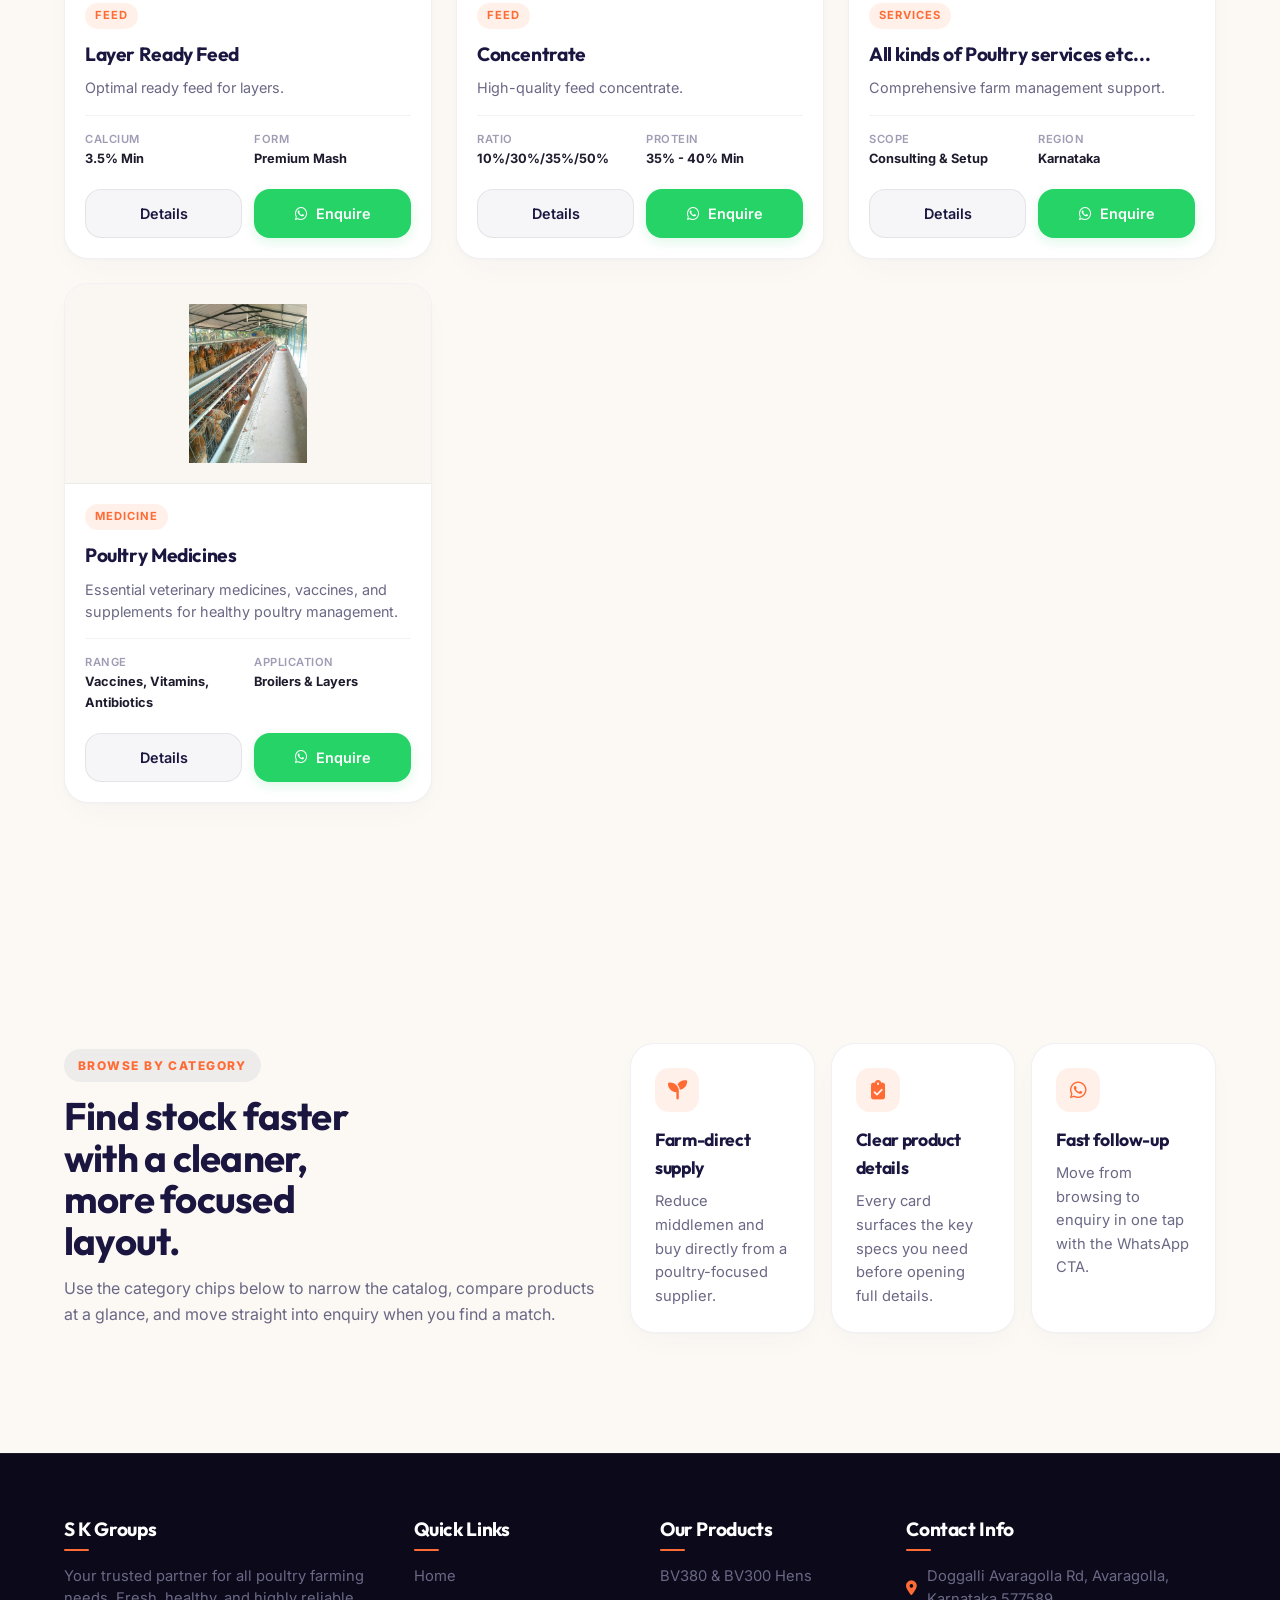
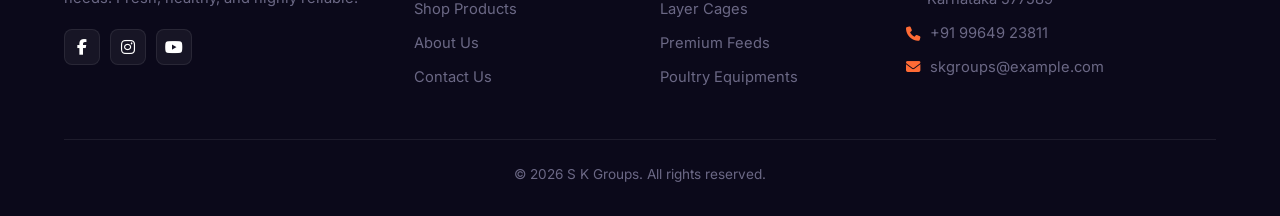
<file: shop.html>
<!DOCTYPE html>
<html lang="en">
<head>
  <meta charset="UTF-8">
  <meta name="viewport" content="width=device-width, initial-scale=1.0">
  <title>Shop | S K Groups</title>
  
  <link rel="preconnect" href="https://fonts.googleapis.com">
  <link rel="preconnect" href="https://fonts.gstatic.com" crossorigin>
  <link href="https://fonts.googleapis.com/css2?family=Inter:wght@400;500;600&family=Outfit:wght@400;600;700;800&display=swap" rel="stylesheet">
  <link rel="stylesheet" href="https://cdnjs.cloudflare.com/ajax/libs/font-awesome/6.4.0/css/all.min.css">
  <link rel="stylesheet" href="style.css?v=1.0.4">
</head>
<body class="shop-page">

  <!-- Header -->
  <header>
    <div class="container nav-container">
      <a href="index.html" class="logo">
        <img src="images/logo.svg" alt="S K Groups Logo">
      </a>
      <nav class="nav-links">
        <a href="index.html">Home</a>
        <a href="shop.html" class="active">Shop</a>
        <a href="about.html">About Us</a>
        <a href="contact.html">Contact</a>
      </nav>
      <!-- Mobile Menu Button -->
      <button class="mobile-menu-btn" aria-label="Toggle navigation">
        <i class="fa-solid fa-bars"></i>
      </button>
    </div>
  </header>

  <!-- Shop Section -->
  <section class="section-padding shop-catalog" id="shop-catalog">
    <div class="container">
      
      <!-- Dashboard Filter Bar -->
      <div class="dashboard-filter-bar">
        <div class="dashboard-title-info">
          <span class="section-kicker">Catalogue</span>
          <h2>Available Products</h2>
          <p>Filter by category to compare products with less scrolling.</p>
        </div>
        <div class="shop-toolbar">
          <span class="product-count-badge" id="productCount">28 Items</span>
          <div class="shop-filters">
            <button class="filter-btn active" data-filter="all">All Products</button>
            <button class="filter-btn" data-filter="hens">Hens</button>
            <button class="filter-btn" data-filter="cages">Cages</button>
            <button class="filter-btn" data-filter="equipment">Equipment</button>
            <button class="filter-btn" data-filter="feed">Feed</button>
            <button class="filter-btn" data-filter="services">Services</button>
            <button class="filter-btn" data-filter="medicine">Medicine</button>
          </div>
        </div>
      </div>

      <!-- Product Grid -->
      <div class="product-grid">
        
        <!-- Item 1 -->
        <div class="product-card" data-category="hens">
          <img src="images/bv380.png" alt="BV380 Hen" class="product-img">
          <div class="product-info">
            <span class="product-badge">Hens</span>
            <h3>BV380 Hen</h3>
            <p>Premium quality BV380 layer hens available.</p>
            <div class="product-specs-summary">
              <div class="spec-summary-item">
                <span class="spec-summary-label">Egg Yield</span>
                <span class="spec-summary-value">300-320/yr</span>
              </div>
              <div class="spec-summary-item">
                <span class="spec-summary-label">Egg Color</span>
                <span class="spec-summary-value">Brown</span>
              </div>
            </div>
            <div class="product-buttons">
              <a href="product-details.html?id=bv380" class="btn btn-details">Details</a>
              <a href="https://wa.me/919964923811?text=I'm%20interested%20in%20BV380%20Hen" target="_blank" class="btn btn-primary"><i class="fa-brands fa-whatsapp"></i> Enquire</a>
            </div>
          </div>
        </div>

        <!-- Item 2A -->
        <div class="product-card" data-category="hens">
          <img src="images/bv380_egg.jpeg" alt="BV380 Egg" class="product-img">
          <div class="product-info">
            <span class="product-badge">Eggs</span>
            <h3>BV380 Egg</h3>
            <p>Fresh BV380 layer eggs with strong shells and dependable brown color.</p>
            <div class="product-specs-summary">
              <div class="spec-summary-item">
                <span class="spec-summary-label">Shell Color</span>
                <span class="spec-summary-value">Brown</span>
              </div>
              <div class="spec-summary-item">
                <span class="spec-summary-label">Supply Mode</span>
                <span class="spec-summary-value">Wholesale</span>
              </div>
            </div>
            <div class="product-buttons">
              <a href="product-details.html?id=bv380-egg" class="btn btn-details">Details</a>
              <a href="https://wa.me/919964923811?text=I'm%20interested%20in%20BV380%20Egg" target="_blank" class="btn btn-primary"><i class="fa-brands fa-whatsapp"></i> Enquire</a>
            </div>
          </div>
        </div>

        <!-- Item 2 -->
        <div class="product-card" data-category="hens">
          <img src="images/bv300.png" alt="Bv300 Hen" class="product-img">
          <div class="product-info">
            <span class="product-badge">Hens</span>
            <h3>Bv300 Hen</h3>
            <p>Premium quality BV300 layers available.</p>
            <div class="product-specs-summary">
              <div class="spec-summary-item">
                <span class="spec-summary-label">Egg Yield</span>
                <span class="spec-summary-value">290-310/yr</span>
              </div>
              <div class="spec-summary-item">
                <span class="spec-summary-label">Egg Color</span>
                <span class="spec-summary-value">Chalk White</span>
              </div>
            </div>
            <div class="product-buttons">
              <a href="product-details.html?id=bv300" class="btn btn-details">Details</a>
              <a href="https://wa.me/919964923811?text=I'm%20interested%20in%20Bv300%20Hen" target="_blank" class="btn btn-primary"><i class="fa-brands fa-whatsapp"></i> Enquire</a>
            </div>
          </div>
        </div>

        <!-- Item 2B -->
        <div class="product-card" data-category="hens">
          <img src="images/bv300_egg.png" alt="BV300 Egg" class="product-img">
          <div class="product-info">
            <span class="product-badge">Eggs</span>
            <h3>BV300 Egg</h3>
            <p>Fresh BV300 layer eggs with a clean shell finish and steady output.</p>
            <div class="product-specs-summary">
              <div class="spec-summary-item">
                <span class="spec-summary-label">Shell Color</span>
                <span class="spec-summary-value">White</span>
              </div>
              <div class="spec-summary-item">
                <span class="spec-summary-label">Supply Mode</span>
                <span class="spec-summary-value">Wholesale</span>
              </div>
            </div>
            <div class="product-buttons">
              <a href="product-details.html?id=bv300-egg" class="btn btn-details">Details</a>
              <a href="https://wa.me/919964923811?text=I'm%20interested%20in%20BV300%20Egg" target="_blank" class="btn btn-primary"><i class="fa-brands fa-whatsapp"></i> Enquire</a>
            </div>
          </div>
        </div>

        <!-- Broiler Chicks -->
        <div class="product-card" data-category="hens">
          <img src="images/boiler-chick.jpeg" alt="Broiler Chicks" class="product-img">
          <div class="product-info">
            <span class="product-badge">Hens</span>
            <h3>Broiler Chicks</h3>
            <p>Healthy day-old broiler chicks for fast and efficient meat production.</p>
            <div class="product-specs-summary">
              <div class="spec-summary-item">
                <span class="spec-summary-label">Market Weight</span>
                <span class="spec-summary-value">2–2.5 kg / 35-42 days</span>
              </div>
              <div class="spec-summary-item">
                <span class="spec-summary-label">Vaccination</span>
                <span class="spec-summary-value">100% Vaccinated</span>
              </div>
            </div>
            <div class="product-buttons">
              <a href="product-details.html?id=broiler-chicks" class="btn btn-details">Details</a>
              <a href="https://wa.me/919964923811?text=I'm%20interested%20in%20Broiler%20Chicks" target="_blank" class="btn btn-primary"><i class="fa-brands fa-whatsapp"></i> Enquire</a>
            </div>
          </div>
        </div>

        <!-- Item 3 -->
        <div class="product-card" data-category="cages">
          <img src="images/cage.png" alt="Layer cages" class="product-img">
          <div class="product-info">
            <span class="product-badge">Cages</span>
            <h3>Layer cages</h3>
            <p>Durable and space-efficient layer cages.</p>
            <div class="product-specs-summary">
              <div class="spec-summary-item">
                <span class="spec-summary-label">Material</span>
                <span class="spec-summary-value">Galvanized GI</span>
              </div>
              <div class="spec-summary-item">
                <span class="spec-summary-label">Capacity</span>
                <span class="spec-summary-value">As per customer need</span>
              </div>
            </div>
            <div class="product-buttons">
              <a href="product-details.html?id=layer-cages" class="btn btn-details">Details</a>
              <a href="https://wa.me/919964923811?text=I'm%20interested%20in%20Layer%20cages" target="_blank" class="btn btn-primary"><i class="fa-brands fa-whatsapp"></i> Enquire</a>
            </div>
          </div>
        </div>

        <!-- Poultry equipments card removed per request -->

        <!-- Item 4A -->
        <div class="product-card" data-category="equipment">
          <img src="images/transportation_box.jpeg" alt="Transportation Box" class="product-img">
          <div class="product-info">
            <span class="product-badge">Equipment</span>
            <h3>Transportation Box</h3>
            <p>Durable poultry transport box for safe movement and handling of birds.</p>
            <div class="product-specs-summary">
              <div class="spec-summary-item">
                <span class="spec-summary-label">Product Type</span>
                <span class="spec-summary-value">Transport Crate</span>
              </div>
              <div class="spec-summary-item">
                <span class="spec-summary-label">Feature</span>
                <span class="spec-summary-value">Stackable</span>
              </div>
            </div>
            <div class="product-buttons">
              <a href="product-details.html?id=transportation-box" class="btn btn-details">Details</a>
              <a href="https://wa.me/919964923811?text=I'm%20interested%20in%20Transportation%20Box" target="_blank" class="btn btn-primary"><i class="fa-brands fa-whatsapp"></i> Enquire</a>
            </div>
          </div>
        </div>

        <!-- Item 5 (NEW: Baby Chick Drinker) -->
        <div class="product-card" data-category="equipment">
          <img src="images/baby_chick_drinker.jpeg" alt="Baby Chick Drinker" class="product-img">
          <div class="product-info">
            <span class="product-badge">Equipment</span>
            <h3>Baby Chick Drinker</h3>
            <p>A compact 500 ml poultry waterer designed for up to 10 chicks.</p>
            <div class="product-specs-summary">
              <div class="spec-summary-item">
                <span class="spec-summary-label">Vol / Cap</span>
                <span class="spec-summary-value">500ml / 10 chicks</span>
              </div>
              <div class="spec-summary-item">
                <span class="spec-summary-label">Style</span>
                <span class="spec-summary-value">Semi-Automatic</span>
              </div>
            </div>
            <div class="product-buttons">
              <a href="product-details.html?id=baby-chick-drinker" class="btn btn-details">Details</a>
              <a href="https://wa.me/919964923811?text=I'm%20interested%20in%20Baby%20Chick%20Drinker" target="_blank" class="btn btn-primary"><i class="fa-brands fa-whatsapp"></i> Enquire</a>
            </div>
          </div>
        </div>

        <!-- Item: Deluxe Drinker -->
        <div class="product-card" data-category="equipment">
          <img src="images/jumbo_drinker.jpeg" alt="Deluxe Drinker" class="product-img">
          <div class="product-info">
            <span class="product-badge">Equipment</span>
            <h3>Deluxe Drinker</h3>
            <p>Automatic nipple hanging drinker designed for 50-80 birds.</p>
            <div class="product-specs-summary">
              <div class="spec-summary-item">
                <span class="spec-summary-label">Bird Cap</span>
                <span class="spec-summary-value">50-80 Birds</span>
              </div>
              <div class="spec-summary-item">
                <span class="spec-summary-label">Drinker Type</span>
                <span class="spec-summary-value">Auto Nipple</span>
              </div>
            </div>
            <div class="product-buttons">
              <a href="product-details.html?id=deluxe-drinker" class="btn btn-details">Details</a>
              <a href="https://wa.me/919964923811?text=I'm%20interested%20in%20Deluxe%20Drinker" target="_blank" class="btn btn-primary"><i class="fa-brands fa-whatsapp"></i> Enquire</a>
            </div>
          </div>
        </div>

        <!-- Item: Grower Drinker - 3 Liter -->
        <div class="product-card" data-category="equipment">
          <img src="images/grower_drinker_3l.jpeg" alt="Grower Drinker - 3 Liter" class="product-img">
          <div class="product-info">
            <span class="product-badge">Equipment</span>
            <h3>Grower Drinker - 3L</h3>
            <p>Semi-automatic 3L drinker with a 2-way stand and lock system.</p>
            <div class="product-specs-summary">
              <div class="spec-summary-item">
                <span class="spec-summary-label">Vol / Cap</span>
                <span class="spec-summary-value">3L / 50-70 Birds</span>
              </div>
              <div class="spec-summary-item">
                <span class="spec-summary-label">Base Stand</span>
                <span class="spec-summary-value">2-Way Lock</span>
              </div>
            </div>
            <div class="product-buttons">
              <a href="product-details.html?id=grower-drinker-3l" class="btn btn-details">Details</a>
              <a href="https://wa.me/919964923811?text=I'm%20interested%20in%20Grower%20Drinker%203%20Liter" target="_blank" class="btn btn-primary"><i class="fa-brands fa-whatsapp"></i> Enquire</a>
            </div>
          </div>
        </div>

        <!-- Item: Jumbo Drinker -->
        <div class="product-card" data-category="equipment">
          <img src="images/jumbo_drinker.jpeg" alt="Jumbo Drinker" class="product-img">
          <div class="product-info">
            <span class="product-badge">Equipment</span>
            <h3>Jumbo Drinker</h3>
            <p>Auto-filling nipple drinker for 50-70 grower & breeder birds.</p>
            <div class="product-specs-summary">
              <div class="spec-summary-item">
                <span class="spec-summary-label">Bird Cap</span>
                <span class="spec-summary-value">50-70 Birds</span>
              </div>
              <div class="spec-summary-item">
                <span class="spec-summary-label">Drinker Type</span>
                <span class="spec-summary-value">Auto Nipple</span>
              </div>
            </div>
            <div class="product-buttons">
              <a href="product-details.html?id=jumbo-drinker" class="btn btn-details">Details</a>
              <a href="https://wa.me/919964923811?text=I'm%20interested%20in%20Jumbo%20Drinker" target="_blank" class="btn btn-primary"><i class="fa-brands fa-whatsapp"></i> Enquire</a>
            </div>
          </div>
        </div>

        <!-- Item: Chick Drinker -->
        <div class="product-card" data-category="equipment">
          <img src="images/chick_drinker.jpeg" alt="Chick Drinker" class="product-img">
          <div class="product-info">
            <span class="product-badge">Equipment</span>
            <h3>Chick Drinker</h3>
            <p>Semi-automatic 3L chick drinker with 2-way plastic stand.</p>
            <div class="product-specs-summary">
              <div class="spec-summary-item">
                <span class="spec-summary-label">Vol / Cap</span>
                <span class="spec-summary-value">3L / 50-70 Chicks</span>
              </div>
              <div class="spec-summary-item">
                <span class="spec-summary-label">Stand Type</span>
                <span class="spec-summary-value">2-Way Base</span>
              </div>
            </div>
            <div class="product-buttons">
              <a href="product-details.html?id=chick-drinker" class="btn btn-details">Details</a>
              <a href="https://wa.me/919964923811?text=I'm%20interested%20in%20Chick%20Drinker" target="_blank" class="btn btn-primary"><i class="fa-brands fa-whatsapp"></i> Enquire</a>
            </div>
          </div>
        </div>

        <!-- Item: Chick Feeder -->
        <div class="product-card" data-category="equipment">
          <img src="images/chick_feeder.jpeg" alt="Chick Feeder" class="product-img">
          <div class="product-info">
            <span class="product-badge">Equipment</span>
            <h3>Chick Feeder</h3>
            <p>Controlled gravity-fed feeder designed to reduce feed waste.</p>
            <div class="product-specs-summary">
              <div class="spec-summary-item">
                <span class="spec-summary-label">App Target</span>
                <span class="spec-summary-value">Baby Chicks</span>
              </div>
              <div class="spec-summary-item">
                <span class="spec-summary-label">Feed Flow</span>
                <span class="spec-summary-value">Gravity Valve</span>
              </div>
            </div>
            <div class="product-buttons">
              <a href="product-details.html?id=chick-feeder" class="btn btn-details">Details</a>
              <a href="https://wa.me/919964923811?text=I'm%20interested%20in%20Chick%20Feeder" target="_blank" class="btn btn-primary"><i class="fa-brands fa-whatsapp"></i> Enquire</a>
            </div>
          </div>
        </div>

        <!-- Item: Turbo Feeder -->
        <div class="product-card" data-category="equipment">
          <img src="images/turbo_feeder.jpeg" alt="Turbo Feeder" class="product-img">
          <div class="product-info">
            <span class="product-badge">Equipment</span>
            <h3>Turbo Feeder</h3>
            <p>Circular pan-shaped gravity feeder for broiler and layer chicks.</p>
            <div class="product-specs-summary">
              <div class="spec-summary-item">
                <span class="spec-summary-label">Pan Shape</span>
                <span class="spec-summary-value">Circular 360</span>
              </div>
              <div class="spec-summary-item">
                <span class="spec-summary-label">Bird App</span>
                <span class="spec-summary-value">Broiler/Layer</span>
              </div>
            </div>
            <div class="product-buttons">
              <a href="product-details.html?id=turbo-feeder" class="btn btn-details">Details</a>
              <a href="https://wa.me/919964923811?text=I'm%20interested%20in%20Turbo%20Feeder" target="_blank" class="btn btn-primary"><i class="fa-brands fa-whatsapp"></i> Enquire</a>
            </div>
          </div>
        </div>

        <!-- Item: Grower Feeder -->
        <div class="product-card" data-category="equipment">
          <img src="images/chick_feeder.jpeg" alt="Grower Feeder" class="product-img">
          <div class="product-info">
            <span class="product-badge">Equipment</span>
            <h3>Grower Feeder</h3>
            <p>Large capacity feeder designed for growing chickens (6-18 weeks).</p>
            <div class="product-specs-summary">
              <div class="spec-summary-item">
                <span class="spec-summary-label">Bird Age</span>
                <span class="spec-summary-value">6-18 Weeks</span>
              </div>
              <div class="spec-summary-item">
                <span class="spec-summary-label">Capacity</span>
                <span class="spec-summary-value">Grower Scale</span>
              </div>
            </div>
            <div class="product-buttons">
              <a href="product-details.html?id=grower-feeder" class="btn btn-details">Details</a>
              <a href="https://wa.me/919964923811?text=I'm%20interested%20in%20Grower%20Feeder" target="_blank" class="btn btn-primary"><i class="fa-brands fa-whatsapp"></i> Enquire</a>
            </div>
          </div>
        </div>

        <!-- Item: Grower Drinker (Liter Type) -->
        <div class="product-card" data-category="equipment">
          <img src="images/grower_drinker_5l.jpeg" alt="Grower Drinker (Liter Type)" class="product-img">
          <div class="product-info">
            <span class="product-badge">Equipment</span>
            <h3>Grower Drinker (Liter Type)</h3>
            <p>Gravity-flow drinker available in various liter capacities.</p>
            <div class="product-specs-summary">
              <div class="spec-summary-item">
                <span class="spec-summary-label">Sizes</span>
                <span class="spec-summary-value">3L, 5L, 8L, 10L</span>
              </div>
              <div class="spec-summary-item">
                <span class="spec-summary-label">Flow Type</span>
                <span class="spec-summary-value">Gravity Auto</span>
              </div>
            </div>
            <div class="product-buttons">
              <a href="product-details.html?id=grower-drinker-liter" class="btn btn-details">Details</a>
              <a href="https://wa.me/919964923811?text=I'm%20interested%20in%20Grower%20Drinker%20Liter%20Type" target="_blank" class="btn btn-primary"><i class="fa-brands fa-whatsapp"></i> Enquire</a>
            </div>
          </div>
        </div>

        <!-- Item: Chick Feed Tray -->
        <div class="product-card" data-category="equipment">
          <img src="images/chick_feed_tray.jpeg" alt="Chick Feed Tray" class="product-img">
          <div class="product-info">
            <span class="product-badge">Equipment</span>
            <h3>Chick Feed Tray</h3>
            <p>Shallow, flat feed tray designed for newly hatched chicks.</p>
            <div class="product-specs-summary">
              <div class="spec-summary-item">
                <span class="spec-summary-label">Chick Age</span>
                <span class="spec-summary-value">0-7 Days</span>
              </div>
              <div class="spec-summary-item">
                <span class="spec-summary-label">Design</span>
                <span class="spec-summary-value">Flat Wide Tray</span>
              </div>
            </div>
            <div class="product-buttons">
              <a href="product-details.html?id=chick-feed-tray" class="btn btn-details">Details</a>
              <a href="https://wa.me/919964923811?text=I'm%20interested%20in%20Chick%20Feed%20Tray" target="_blank" class="btn btn-primary"><i class="fa-brands fa-whatsapp"></i> Enquire</a>
            </div>
          </div>
        </div>

        <!-- Item: Egg Tray -->
        <div class="product-card" data-category="equipment">
          <img src="images/egg tray.jpeg" alt="Egg Tray" class="product-img">
          <div class="product-info">
            <span class="product-badge">Equipment</span>
            <h3>Egg Tray</h3>
            <p>Durable, stackable egg tray for safe transport and storage.</p>
            <div class="product-specs-summary">
              <div class="spec-summary-item">
                <span class="spec-summary-label">Capacity</span>
                <span class="spec-summary-value">30 eggs</span>
              </div>
              <div class="spec-summary-item">
                <span class="spec-summary-label">Material</span>
                <span class="spec-summary-value">HDPE / Foam</span>
              </div>
            </div>
            <div class="product-buttons">
              <a href="product-details.html?id=egg-tray" class="btn btn-details">Details</a>
              <a href="https://wa.me/919964923811?text=I'm%20interested%20in%20Egg%20Tray" target="_blank" class="btn btn-primary"><i class="fa-brands fa-whatsapp"></i> Enquire</a>
            </div>
          </div>
        </div>

        <!-- Item: Jumbo Deluxe Drinker -->
        <div class="product-card" data-category="equipment">
          <img src="images/Jumbo_deluxe_drinker.jpeg" alt="Jumbo Deluxe Drinker" class="product-img">
          <div class="product-info">
            <span class="product-badge">Equipment</span>
            <h3>Jumbo Deluxe Drinker</h3>
            <p>Large automatic water cup with leak-resistant threaded connector.</p>
            <div class="product-specs-summary">
              <div class="spec-summary-item">
                <span class="spec-summary-label">Connection</span>
                <span class="spec-summary-value">Leak-Free Thread</span>
              </div>
              <div class="spec-summary-item">
                <span class="spec-summary-label">Cup Scale</span>
                <span class="spec-summary-value">Jumbo Size</span>
              </div>
            </div>
            <div class="product-buttons">
              <a href="product-details.html?id=jumbo-deluxe-drinker" class="btn btn-details">Details</a>
              <a href="https://wa.me/919964923811?text=I'm%20interested%20in%20Jumbo%20Deluxe%20Drinker" target="_blank" class="btn btn-primary"><i class="fa-brands fa-whatsapp"></i> Enquire</a>
            </div>
          </div>
        </div>

        <!-- Item 6 -->
        <div class="product-card" data-category="feed">
          <img src="assets/feed.png" alt="Poultry Feed" class="product-img">
          <div class="product-info">
            <span class="product-badge">Feed</span>
            <h3>Poultry Feed</h3>
            <p>Nutrient-rich feed for poultry.</p>
            <div class="product-specs-summary">
              <div class="spec-summary-item">
                <span class="spec-summary-label">Stages</span>
                <span class="spec-summary-value">Starter/Grower/Layer</span>
              </div>
              <div class="spec-summary-item">
                <span class="spec-summary-label">Pack</span>
                <span class="spec-summary-value">50kg Bags</span>
              </div>
            </div>
            <div class="product-buttons">
              <a href="product-details.html?id=poultry-feed" class="btn btn-details">Details</a>
              <a href="https://wa.me/919964923811?text=I'm%20interested%20in%20Poultry%20Feed" target="_blank" class="btn btn-primary"><i class="fa-brands fa-whatsapp"></i> Enquire</a>
            </div>
          </div>
        </div>

        <!-- Item 7 -->
        <div class="product-card" data-category="feed">
          <img src="assets/feed.png" alt="Cattle Feed" class="product-img">
          <div class="product-info">
            <span class="product-badge">Feed</span>
            <h3>Cattle Feed</h3>
            <p>High-quality feed for cattle.</p>
            <div class="product-specs-summary">
              <div class="spec-summary-item">
                <span class="spec-summary-label">Protein</span>
                <span class="spec-summary-value">20% Min</span>
              </div>
              <div class="spec-summary-item">
                <span class="spec-summary-label">Form</span>
                <span class="spec-summary-value">Pellets</span>
              </div>
            </div>
            <div class="product-buttons">
              <a href="product-details.html?id=cattle-feed" class="btn btn-details">Details</a>
              <a href="https://wa.me/919964923811?text=I'm%20interested%20in%20Cattle%20Feed" target="_blank" class="btn btn-primary"><i class="fa-brands fa-whatsapp"></i> Enquire</a>
            </div>
          </div>
        </div>

        <!-- Item 8 -->
        <div class="product-card" data-category="feed">
          <img src="assets/feed.png" alt="Sheep and Goat Feed" class="product-img">
          <div class="product-info">
            <span class="product-badge">Feed</span>
            <h3>Sheep and Goat Feed</h3>
            <p>Nutritious feed for sheep and goats.</p>
            <div class="product-specs-summary">
              <div class="spec-summary-item">
                <span class="spec-summary-label">Protein</span>
                <span class="spec-summary-value">16% - 18%</span>
              </div>
              <div class="spec-summary-item">
                <span class="spec-summary-label">Form</span>
                <span class="spec-summary-value">Small Pellets</span>
              </div>
            </div>
            <div class="product-buttons">
              <a href="product-details.html?id=sheep-goat-feed" class="btn btn-details">Details</a>
              <a href="https://wa.me/919964923811?text=I'm%20interested%20in%20Sheep%20and%20Goat%20Feed" target="_blank" class="btn btn-primary"><i class="fa-brands fa-whatsapp"></i> Enquire</a>
            </div>
          </div>
        </div>

        <!-- Item 9 -->
        <div class="product-card" data-category="feed">
          <img src="assets/feed.png" alt="Pig Feed" class="product-img">
          <div class="product-info">
            <span class="product-badge">Feed</span>
            <h3>Pig Feed</h3>
            <p>Quality feed formulated for pigs.</p>
            <div class="product-specs-summary">
              <div class="spec-summary-item">
                <span class="spec-summary-label">App Target</span>
                <span class="spec-summary-value">Starter / Finisher</span>
              </div>
              <div class="spec-summary-item">
                <span class="spec-summary-label">Nutrient</span>
                <span class="spec-summary-value">High Lysine</span>
              </div>
            </div>
            <div class="product-buttons">
              <a href="product-details.html?id=pig-feed" class="btn btn-details">Details</a>
              <a href="https://wa.me/919964923811?text=I'm%20interested%20in%20Pig%20Feed" target="_blank" class="btn btn-primary"><i class="fa-brands fa-whatsapp"></i> Enquire</a>
            </div>
          </div>
        </div>

        <!-- Item 10 -->
        <div class="product-card" data-category="feed">
          <img src="assets/feed.png" alt="Broiler Ready Feed" class="product-img">
          <div class="product-info">
            <span class="product-badge">Feed</span>
            <h3>Broiler Ready Feed</h3>
            <p>Ready-to-use feed for broilers.</p>
            <div class="product-specs-summary">
              <div class="spec-summary-item">
                <span class="spec-summary-label">Protein</span>
                <span class="spec-summary-value">20% - 23%</span>
              </div>
              <div class="spec-summary-item">
                <span class="spec-summary-label">Energy</span>
                <span class="spec-summary-value">3000 Kcal/kg</span>
              </div>
            </div>
            <div class="product-buttons">
              <a href="product-details.html?id=broiler-ready-feed" class="btn btn-details">Details</a>
              <a href="https://wa.me/919964923811?text=I'm%20interested%20in%20Broiler%20Ready%20Feed" target="_blank" class="btn btn-primary"><i class="fa-brands fa-whatsapp"></i> Enquire</a>
            </div>
          </div>
        </div>

        <!-- Item 11 -->
        <div class="product-card" data-category="feed">
          <img src="assets/feed.png" alt="Layer Ready Feed" class="product-img">
          <div class="product-info">
            <span class="product-badge">Feed</span>
            <h3>Layer Ready Feed</h3>
            <p>Optimal ready feed for layers.</p>
            <div class="product-specs-summary">
              <div class="spec-summary-item">
                <span class="spec-summary-label">Calcium</span>
                <span class="spec-summary-value">3.5% Min</span>
              </div>
              <div class="spec-summary-item">
                <span class="spec-summary-label">Form</span>
                <span class="spec-summary-value">Premium Mash</span>
              </div>
            </div>
            <div class="product-buttons">
              <a href="product-details.html?id=layer-ready-feed" class="btn btn-details">Details</a>
              <a href="https://wa.me/919964923811?text=I'm%20interested%20in%20Layer%20Ready%20Feed" target="_blank" class="btn btn-primary"><i class="fa-brands fa-whatsapp"></i> Enquire</a>
            </div>
          </div>
        </div>

        <!-- Item 12 -->
        <div class="product-card" data-category="feed">
          <img src="assets/feed.png" alt="Concentrate" class="product-img">
          <div class="product-info">
            <span class="product-badge">Feed</span>
            <h3>Concentrate</h3>
            <p>High-quality feed concentrate.</p>
            <div class="product-specs-summary">
              <div class="spec-summary-item">
                <span class="spec-summary-label">Ratio</span>
                <span class="spec-summary-value">10%/30%/35%/50%</span>
              </div>
              <div class="spec-summary-item">
                <span class="spec-summary-label">Protein</span>
                <span class="spec-summary-value">35% - 40% Min</span>
              </div>
            </div>
            <div class="product-buttons">
              <a href="product-details.html?id=concentrate" class="btn btn-details">Details</a>
              <a href="https://wa.me/919964923811?text=I'm%20interested%20in%20Concentrate" target="_blank" class="btn btn-primary"><i class="fa-brands fa-whatsapp"></i> Enquire</a>
            </div>
          </div>
        </div>

        <!-- Item 13 -->
        <div class="product-card" data-category="services">
          <img src="images/services-poultry.svg" alt="Poultry services" class="product-img">
          <div class="product-info">
            <span class="product-badge">Services</span>
            <h3>All kinds of Poultry services etc...</h3>
            <p>Comprehensive farm management support.</p>
            <div class="product-specs-summary">
              <div class="spec-summary-item">
                <span class="spec-summary-label">Scope</span>
                <span class="spec-summary-value">Consulting & Setup</span>
              </div>
              <div class="spec-summary-item">
                <span class="spec-summary-label">Region</span>
                <span class="spec-summary-value">Karnataka</span>
              </div>
            </div>
            <div class="product-buttons">
              <a href="product-details.html?id=poultry-services" class="btn btn-details">Details</a>
              <a href="https://wa.me/919964923811?text=I'm%20interested%20in%20Poultry%20services" target="_blank" class="btn btn-primary"><i class="fa-brands fa-whatsapp"></i> Enquire</a>
            </div>
          </div>
        </div>

        <!-- Poultry Medicines -->
        <div class="product-card" data-category="medicine">
          <img src="images/hen.jpeg" alt="Poultry Medicines" class="product-img">
          <div class="product-info">
            <span class="product-badge">Medicine</span>
            <h3>Poultry Medicines</h3>
            <p>Essential veterinary medicines, vaccines, and supplements for healthy poultry management.</p>
            <div class="product-specs-summary">
              <div class="spec-summary-item">
                <span class="spec-summary-label">Range</span>
                <span class="spec-summary-value">Vaccines, Vitamins, Antibiotics</span>
              </div>
              <div class="spec-summary-item">
                <span class="spec-summary-label">Application</span>
                <span class="spec-summary-value">Broilers & Layers</span>
              </div>
            </div>
            <div class="product-buttons">
              <a href="product-details.html?id=poultry-medicines" class="btn btn-details">Details</a>
              <a href="https://wa.me/919964923811?text=I'm%20interested%20in%20Poultry%20Medicines" target="_blank" class="btn btn-primary"><i class="fa-brands fa-whatsapp"></i> Enquire</a>
            </div>
          </div>
        </div>

      </div>
    </div>
  </section>

  <section class="section-padding shop-intro">
    <div class="container shop-intro-grid">
      <div class="shop-intro-copy">
        <span class="section-kicker">Browse by category</span>
        <h2>Find stock faster with a cleaner, more focused layout.</h2>
        <p>Use the category chips below to narrow the catalog, compare products at a glance, and move straight into enquiry when you find a match.</p>
      </div>
      <div class="shop-highlight-grid">
        <article class="shop-highlight-card">
          <i class="fa-solid fa-seedling"></i>
          <h3>Farm-direct supply</h3>
          <p>Reduce middlemen and buy directly from a poultry-focused supplier.</p>
        </article>
        <article class="shop-highlight-card">
          <i class="fa-solid fa-clipboard-check"></i>
          <h3>Clear product details</h3>
          <p>Every card surfaces the key specs you need before opening full details.</p>
        </article>
        <article class="shop-highlight-card">
          <i class="fa-brands fa-whatsapp"></i>
          <h3>Fast follow-up</h3>
          <p>Move from browsing to enquiry in one tap with the WhatsApp CTA.</p>
        </article>
      </div>
    </div>
  </section>

  <!-- FAB -->
  <a href="https://wa.me/919964923811" target="_blank" class="fab"><i class="fa-brands fa-whatsapp"></i></a>

  <!-- Footer -->
  <footer>
    <div class="container">
      <div class="footer-grid">
        <div class="footer-col">
          <h3>S K Groups</h3>
          <p>Your trusted partner for all poultry farming needs. Fresh, healthy, and highly reliable.</p>
          <div class="social-links">
            <a href="https://www.facebook.com/share/1DdkZFGR5d/" target="_blank" rel="noopener noreferrer" aria-label="Facebook"><i class="fa-brands fa-facebook-f"></i></a>
            <a href="https://www.instagram.com/groups6102?igsh=MTViejh5ajgwajV2cw==" target="_blank" rel="noopener noreferrer" aria-label="Instagram"><i class="fa-brands fa-instagram"></i></a>
            <a href="https://youtube.com/@skgroups1031?si=DHdLFByPcZqqplw5" target="_blank" rel="noopener noreferrer" aria-label="YouTube"><i class="fa-brands fa-youtube"></i></a>
          </div>
        </div>
        
        <div class="footer-col">
          <h3>Quick Links</h3>
          <ul>
            <li><a href="index.html">Home</a></li>
            <li><a href="shop.html">Shop Products</a></li>
            <li><a href="about.html">About Us</a></li>
            <li><a href="contact.html">Contact Us</a></li>
          </ul>
        </div>
        
        <div class="footer-col">
          <h3>Our Products</h3>
          <ul>
            <li><a href="shop.html?category=hens">BV380 & BV300 Hens</a></li>
            <li><a href="shop.html?category=cages">Layer Cages</a></li>
            <li><a href="shop.html?category=feed">Premium Feeds</a></li>
            <li><a href="shop.html?category=equipment">Poultry Equipments</a></li>
          </ul>
        </div>
        
        <div class="footer-col">
          <h3>Contact Info</h3>
          <ul>
            <li><i class="fa-solid fa-location-dot"></i> Doggalli Avaragolla Rd, Avaragolla, Karnataka 577589</li>
            <li><i class="fa-solid fa-phone"></i> +91 99649 23811</li>
            <li><i class="fa-solid fa-envelope"></i> skgroups@example.com</li>
          </ul>
        </div>
      </div>
      <div class="footer-bottom">
        &copy; 2026 S K Groups. All rights reserved.
      </div>
    </div>
  </footer>

  <script src="script.js"></script>
  <script>
    // Shop filtering and dynamic counter logic
    const filterBtns = document.querySelectorAll('.filter-btn');
    const productCards = document.querySelectorAll('.product-card');
    const productCountEl = document.getElementById('productCount');

    function updateProductCount(visibleCount) {
      if (productCountEl) {
        productCountEl.textContent = `${visibleCount} Item${visibleCount !== 1 ? 's' : ''}`;
      }
    }

    filterBtns.forEach(btn => {
      btn.addEventListener('click', () => {
        filterBtns.forEach(b => b.classList.remove('active'));
        btn.classList.add('active');

        const filterValue = btn.getAttribute('data-filter');
        let visibleCount = 0;

        productCards.forEach(card => {
          if (filterValue === 'all' || card.getAttribute('data-category') === filterValue) {
            card.style.display = 'flex';
            visibleCount++;
          } else {
            card.style.display = 'none';
          }
        });
        updateProductCount(visibleCount);
      });
    });
    
    // Check URL parameters for category pre-selection
    window.addEventListener('DOMContentLoaded', () => {
      const urlParams = new URLSearchParams(window.location.search);
      const category = urlParams.get('category');
      if (category) {
        const targetBtn = document.querySelector(`.filter-btn[data-filter="${category}"]`);
        if (targetBtn) {
          targetBtn.click();
        }
      } else {
        updateProductCount(productCards.length);
      }
    });
  </script>
</body>
</html>
</file>
<file: style.css>
:root {
  --primary-bg: #FCF9F5;
  --dark-bg: #0B091A;
  --dark-card: #15122E;
  --primary-color: #1A1640;
  --accent-color: #FF6B35;
  --accent-hover: #E85620;
  --accent-gradient: linear-gradient(135deg, #FF6B35 0%, #FF8D5C 100%);
  --primary-gradient: linear-gradient(135deg, #1A1640 0%, #2A2464 100%);
  --card-bg: #FFFFFF;
  --text-dark: #1F1B2D;
  --text-light: #FFFFFF;
  --text-muted: #6B6885;
  
  --font-heading: 'Outfit', sans-serif;
  --font-body: 'Inter', sans-serif;
  
  --shadow-subtle: 0 12px 35px -10px rgba(26, 22, 64, 0.04), 0 1px 3px rgba(26, 22, 64, 0.02);
  --shadow-hover: 0 35px 70px -15px rgba(26, 22, 64, 0.15), 0 4px 15px rgba(26, 22, 64, 0.06);
  --shadow-glow: 0 0 30px rgba(255, 107, 53, 0.25);
  
  --border-color: rgba(26, 22, 64, 0.06);
  --border-radius-lg: 24px;
  --border-radius-md: 16px;
  --border-radius-sm: 8px;
  
  --transition: all 0.4s cubic-bezier(0.16, 1, 0.3, 1);
}

/* --- BASE STYLES & RESET (MOBILE FIRST) --- */
* {
  margin: 0;
  padding: 0;
  box-sizing: border-box;
}

body {
  font-family: var(--font-body);
  background-color: var(--primary-bg);
  color: var(--text-dark);
  line-height: 1.6;
  padding-top: 80px;
  -webkit-font-smoothing: antialiased;
}

/* Custom Scrollbar */
::-webkit-scrollbar {
  width: 10px;
}
::-webkit-scrollbar-track {
  background: var(--primary-bg);
}
::-webkit-scrollbar-thumb {
  background: rgba(26, 22, 64, 0.12);
  border-radius: 5px;
}
::-webkit-scrollbar-thumb:hover {
  background: rgba(26, 22, 64, 0.25);
}

h1, h2, h3, h4, h5, h6 {
  font-family: var(--font-heading);
  font-weight: 700;
  color: var(--primary-color);
  letter-spacing: -0.02em;
}

a {
  text-decoration: none;
  color: inherit;
  transition: var(--transition);
}

ul {
  list-style: none;
}

img {
  max-width: 100%;
  height: auto;
  display: block;
}

.container {
  max-width: 1200px;
  margin: 0 auto;
  padding: 0 24px;
}

.section-padding {
  padding: 80px 0; /* Mobile spacing */
}

.section-title {
  text-align: center;
  margin-bottom: 50px;
  max-width: 700px;
  margin-left: auto;
  margin-right: auto;
}

.section-title h2 {
  font-size: 2.25rem; /* Mobile size */
  margin-bottom: 12px;
  line-height: 1.2;
  background: linear-gradient(135deg, var(--primary-color) 40%, var(--accent-color) 100%);
  -webkit-background-clip: text;
  -webkit-text-fill-color: transparent;
}

.section-title p {
  color: var(--text-muted);
  font-size: 1rem;
  font-weight: 500;
}

.section-kicker {
  display: inline-flex;
  align-items: center;
  gap: 8px;
  padding: 7px 14px;
  border-radius: 999px;
  background: rgba(26, 22, 64, 0.06);
  color: var(--accent-color);
  font-size: 0.75rem;
  font-weight: 800;
  text-transform: uppercase;
  letter-spacing: 0.12em;
  margin-bottom: 14px;
}

.section-kicker-light {
  background: rgba(255, 255, 255, 0.12);
  color: #FFD9CB;
}

body.shop-page {
  background:
    radial-gradient(circle at top left, rgba(255, 107, 53, 0.08), transparent 28%),
    radial-gradient(circle at 90% 10%, rgba(42, 36, 100, 0.08), transparent 26%),
    var(--primary-bg);
}

body.shop-page .page-header {
  background:
    linear-gradient(135deg, rgba(11, 9, 26, 0.98), rgba(26, 22, 64, 0.96)),
    var(--dark-bg);
  padding: 56px 0 52px;
  text-align: left;
}

body.shop-page .page-header::before {
  width: 420px;
  height: 420px;
  top: -20%;
  right: -12%;
  background: radial-gradient(circle, rgba(255, 107, 53, 0.14) 0%, rgba(255, 107, 53, 0) 70%);
}

body.shop-page .page-header::after {
  width: 520px;
  height: 520px;
  bottom: -34%;
  left: -14%;
  background: radial-gradient(circle, rgba(88, 73, 176, 0.24) 0%, rgba(42, 36, 100, 0) 72%);
}

.shop-hero-inner {
  display: grid;
  gap: 28px;
  position: relative;
  z-index: 2;
}

.shop-hero-copy h1 {
  font-size: clamp(2.4rem, 4.8vw, 4.5rem);
  line-height: 1.04;
  color: var(--text-light);
  margin-bottom: 16px;
  max-width: 11ch;
}

.shop-hero-copy p {
  color: rgba(255, 255, 255, 0.74);
  font-size: 1.02rem;
  max-width: 60ch;
}

.shop-hero-actions {
  display: flex;
  flex-wrap: wrap;
  gap: 12px;
  margin-top: 24px;
}

.shop-hero-actions .btn {
  min-width: 170px;
}

.shop-hero-metrics {
  display: grid;
  grid-template-columns: repeat(3, minmax(0, 1fr));
  gap: 12px;
  margin-top: 28px;
}

.metric-pill {
  padding: 18px 16px;
  border-radius: 20px;
  background: rgba(255, 255, 255, 0.08);
  border: 1px solid rgba(255, 255, 255, 0.12);
  backdrop-filter: blur(14px);
}

.metric-pill strong {
  display: block;
  color: var(--text-light);
  font-size: 1.35rem;
  font-family: var(--font-heading);
  margin-bottom: 4px;
}

.metric-pill span {
  color: rgba(255, 255, 255, 0.68);
  font-size: 0.82rem;
  font-weight: 500;
}

.shop-hero-panel {
  background: rgba(255, 255, 255, 0.08);
  border: 1px solid rgba(255, 255, 255, 0.12);
  border-radius: 28px;
  padding: 24px;
  backdrop-filter: blur(18px);
  box-shadow: 0 30px 60px rgba(0, 0, 0, 0.18);
  align-self: center;
}

.shop-panel-label {
  color: rgba(255, 255, 255, 0.66);
  font-size: 0.78rem;
  font-weight: 800;
  letter-spacing: 0.14em;
  text-transform: uppercase;
  margin-bottom: 18px;
}

.shop-category-list {
  display: grid;
  gap: 14px;
  margin-bottom: 22px;
}

.shop-category-list li {
  padding: 16px 16px 16px 18px;
  border-radius: 20px;
  background: rgba(255, 255, 255, 0.08);
  border: 1px solid rgba(255, 255, 255, 0.08);
}

.shop-category-list span {
  display: block;
  color: var(--text-light);
  font-size: 1rem;
  font-weight: 700;
  margin-bottom: 4px;
}

.shop-category-list small {
  color: rgba(255, 255, 255, 0.68);
  font-size: 0.86rem;
}

.shop-panel-cta {
  width: 100%;
}

.shop-intro {
  padding-top: 42px;
}

.shop-intro-grid {
  display: grid;
  gap: 24px;
}

.shop-intro-copy h2 {
  font-size: clamp(1.9rem, 3vw, 2.9rem);
  line-height: 1.08;
  margin-bottom: 14px;
  max-width: 13ch;
}

.shop-intro-copy p {
  color: var(--text-muted);
  max-width: 60ch;
}

.shop-highlight-grid {
  display: grid;
  gap: 16px;
}

.shop-highlight-card {
  background: var(--card-bg);
  border: 1px solid var(--border-color);
  border-radius: 24px;
  padding: 22px;
  box-shadow: var(--shadow-subtle);
}

.shop-highlight-card i {
  font-size: 1.2rem;
  color: var(--accent-color);
  width: 44px;
  height: 44px;
  border-radius: 14px;
  display: inline-flex;
  align-items: center;
  justify-content: center;
  background: rgba(255, 107, 53, 0.1);
  margin-bottom: 14px;
}

.shop-highlight-card h3 {
  font-size: 1.1rem;
  margin-bottom: 8px;
}

.shop-highlight-card p {
  color: var(--text-muted);
  font-size: 0.92rem;
  margin: 0;
}

.shop-catalog {
  position: relative;
}

.shop-toolbar {
  display: flex;
  flex-direction: column;
  gap: 14px;
  width: 100%;
}

/* --- BUTTONS --- */
.btn {
  display: inline-flex;
  align-items: center;
  justify-content: center;
  padding: 14px 28px;
  border-radius: var(--border-radius-md);
  font-weight: 600;
  cursor: pointer;
  transition: var(--transition);
  border: none;
  font-family: var(--font-body);
  font-size: 0.95rem;
  gap: 8px;
}

.btn-primary {
  background-color: var(--primary-color);
  color: var(--text-light);
  box-shadow: 0 6px 20px rgba(26, 22, 64, 0.15);
}

.btn-primary:hover {
  background-color: #0d0a28;
  transform: translateY(-3px);
  box-shadow: 0 12px 28px rgba(26, 22, 64, 0.25);
}

.btn-accent {
  background: var(--accent-gradient);
  color: var(--text-light);
  box-shadow: 0 6px 20px rgba(255, 107, 53, 0.25);
}

.btn-accent:hover {
  background-color: var(--accent-hover);
  transform: translateY(-3px);
  box-shadow: 0 12px 28px rgba(255, 107, 53, 0.4);
}

.btn-outline {
  background-color: transparent;
  color: var(--text-light);
  border: 2px solid rgba(255, 255, 255, 0.3);
}

.btn-outline:hover {
  background-color: var(--text-light);
  color: var(--primary-color);
  border-color: var(--text-light);
  transform: translateY(-3px);
  box-shadow: 0 12px 28px rgba(255, 255, 255, 0.15);
}

/* --- HEADER / NAVBAR (MOBILE FIRST) --- */
header {
  background-color: rgba(252, 249, 245, 0.85);
  backdrop-filter: blur(20px);
  -webkit-backdrop-filter: blur(20px);
  position: fixed;
  top: 0;
  width: 100%;
  z-index: 1000;
  border-bottom: 1px solid var(--border-color);
  transition: var(--transition);
}

.nav-container {
  display: flex;
  justify-content: space-between;
  align-items: center;
  height: 80px;
}

.logo img {
  height: 54px;
  transition: var(--transition);
}

.logo:hover img {
  transform: scale(1.04) rotate(-1deg);
}

/* Navigation links slide-in menu by default (Mobile) */
.nav-links {
  position: fixed;
  top: 0;
  left: -100%;
  width: 100%;
  height: 100vh;
  background-color: rgba(252, 249, 245, 0.98);
  backdrop-filter: blur(20px);
  -webkit-backdrop-filter: blur(20px);
  display: flex;
  flex-direction: column;
  justify-content: center;
  align-items: center;
  gap: 36px;
  transition: left 0.4s cubic-bezier(0.16, 1, 0.3, 1);
  z-index: 1000;
  box-shadow: 10px 0 30px rgba(0,0,0,0.1);
}

.nav-links.active {
  left: 0;
}

.nav-links a {
  font-size: 1.6rem;
  font-weight: 700;
  color: var(--text-muted);
  padding: 8px 0;
  position: relative;
}

.nav-links a:hover, .nav-links a.active {
  color: var(--primary-color);
}

/* Hamburger button visible on mobile by default */
.mobile-menu-btn {
  display: block;
  background: none;
  border: none;
  font-size: 1.8rem;
  color: var(--primary-color);
  cursor: pointer;
  z-index: 1001;
  outline: none;
}

/* --- HERO SECTION (MOBILE FIRST) --- */
.hero {
  position: relative;
  background: var(--dark-bg);
  display: flex;
  align-items: center;
  overflow: hidden;
  padding: 60px 0 100px;
}

/* Glowing Background Lights */
.hero::before {
  content: '';
  position: absolute;
  top: -10%;
  right: -5%;
  width: 400px;
  height: 400px;
  border-radius: 50%;
  background: radial-gradient(circle, rgba(255, 107, 53, 0.12) 0%, rgba(255, 107, 53, 0) 70%);
  z-index: 1;
  pointer-events: none;
}

.hero::after {
  content: '';
  position: absolute;
  bottom: -20%;
  left: -10%;
  width: 500px;
  height: 500px;
  border-radius: 50%;
  background: radial-gradient(circle, rgba(42, 36, 100, 0.25) 0%, rgba(42, 36, 100, 0) 70%);
  z-index: 1;
  pointer-events: none;
}

.hero-grid {
  display: grid;
  grid-template-columns: 1fr; /* Stack layout on mobile */
  gap: 48px;
  align-items: center;
  position: relative;
  z-index: 10;
}

.hero-content {
  color: var(--text-light);
  text-align: center;
}

.hero-badge {
  display: inline-flex;
  align-items: center;
  gap: 8px;
  background-color: rgba(255, 107, 53, 0.15);
  border: 1px solid rgba(255, 107, 53, 0.3);
  padding: 8px 16px;
  border-radius: 30px;
  font-size: 0.8rem;
  font-weight: 700;
  color: var(--accent-color);
  text-transform: uppercase;
  letter-spacing: 1.5px;
  margin-bottom: 24px;
  animation: float 4s ease-in-out infinite;
}

.hero-content h1 {
  font-size: 3rem; /* Small scale for mobile */
  color: var(--text-light);
  margin-bottom: 24px;
  line-height: 1.1;
  font-weight: 800;
  letter-spacing: -0.03em;
}

.hero-content h1 span {
  background: linear-gradient(135deg, #FF6B35 0%, #FFA27B 100%);
  -webkit-background-clip: text;
  -webkit-text-fill-color: transparent;
}

.hero-content p {
  font-size: 1.1rem;
  margin-bottom: 35px;
  opacity: 0.85;
  line-height: 1.6;
  max-width: 580px;
  margin-left: auto;
  margin-right: auto;
}

.hero-buttons {
  display: flex;
  flex-direction: column; /* Stacked CTA on mobile */
  gap: 12px;
  align-items: stretch;
}

/* Hero Showcase Card */
.hero-showcase {
  background: rgba(255, 255, 255, 0.03);
  backdrop-filter: blur(16px);
  -webkit-backdrop-filter: blur(16px);
  border: 1px solid rgba(255, 255, 255, 0.08);
  border-radius: var(--border-radius-lg);
  padding: 24px;
  box-shadow: 0 30px 60px rgba(0, 0, 0, 0.3);
  color: var(--text-light);
  transition: var(--transition);
  width: 100%;
}

.hero-showcase:hover {
  transform: translateY(-8px);
  border-color: rgba(255, 107, 53, 0.3);
  box-shadow: 0 40px 80px rgba(255, 107, 53, 0.1);
}

.showcase-tag {
  font-size: 0.72rem;
  font-weight: 700;
  text-transform: uppercase;
  color: var(--accent-color);
  letter-spacing: 1.5px;
  display: block;
  margin-bottom: 12px;
  text-align: left;
}

.hero-showcase img {
  border-radius: var(--border-radius-md);
  margin-bottom: 24px;
  background-color: rgba(255, 255, 255, 0.02);
  padding: 15px;
  height: 200px;
  width: 100%;
  object-fit: contain;
}

.showcase-title {
  font-size: 1.35rem;
  color: var(--text-light);
  margin-bottom: 8px;
  text-align: left;
}

.showcase-desc {
  font-size: 0.88rem;
  opacity: 0.75;
  margin-bottom: 20px;
  text-align: left;
}

.showcase-action {
  display: flex;
  justify-content: space-between;
  align-items: center;
  border-top: 1px solid rgba(255, 255, 255, 0.08);
  padding-top: 15px;
}

.showcase-price {
  font-weight: 700;
  font-size: 1.1rem;
  color: var(--accent-color);
}

.showcase-link {
  font-size: 0.9rem;
  font-weight: 600;
  display: inline-flex;
  align-items: center;
  gap: 6px;
  color: var(--text-light);
}

.showcase-link:hover {
  color: var(--accent-color);
}

/* --- FLOATING STATS OVERLAY (MOBILE FIRST) --- */
.stats-overlay-container {
  margin-top: -60px;
  position: relative;
  z-index: 100;
}

.stats-overlay {
  background: rgba(255, 255, 255, 0.75);
  backdrop-filter: blur(24px);
  -webkit-backdrop-filter: blur(24px);
  border: 1px solid rgba(26, 22, 64, 0.06);
  border-radius: var(--border-radius-lg);
  padding: 30px;
  box-shadow: 0 20px 50px rgba(26, 22, 64, 0.06);
  display: grid;
  grid-template-columns: 1fr; /* Stack layout on mobile */
  gap: 24px;
}

.stats-overlay .stat-box {
  text-align: center;
  border-bottom: 1px solid rgba(26, 22, 64, 0.08);
  padding-bottom: 15px;
}

.stats-overlay .stat-box:last-child {
  border-bottom: none;
  padding-bottom: 0;
}

.stats-overlay .stat-box h3 {
  font-size: 2.75rem;
  margin-bottom: 4px;
  color: var(--primary-color);
}

.stats-overlay .stat-box p {
  color: var(--text-muted);
  font-size: 0.9rem;
  font-weight: 600;
  text-transform: uppercase;
  letter-spacing: 0.5px;
}

/* --- SERVICES (MOBILE FIRST) --- */
.services-grid {
  display: grid;
  grid-template-columns: repeat(auto-fit, minmax(280px, 1fr));
  gap: 24px;
}

.service-card {
  background: var(--card-bg);
  border: 1px solid var(--border-color);
  border-radius: var(--border-radius-lg);
  padding: 32px 24px;
  transition: var(--transition);
  display: flex;
  flex-direction: column;
  position: relative;
  overflow: hidden;
  text-align: left;
}

.service-card::before {
  content: '';
  position: absolute;
  top: 0; left: 0; width: 4px; height: 100%;
  background: var(--accent-gradient);
  opacity: 0;
  transition: var(--transition);
}

.service-card:hover {
  transform: translateY(-8px);
  box-shadow: var(--shadow-hover);
  border-color: rgba(26, 22, 64, 0.1);
}

.service-card:hover::before {
  opacity: 1;
}

.service-icon-box {
  width: 56px;
  height: 56px;
  border-radius: var(--border-radius-md);
  background-color: #FAF7F3;
  display: flex;
  align-items: center;
  justify-content: center;
  margin-bottom: 20px;
  color: var(--accent-color);
  font-size: 1.6rem;
  transition: var(--transition);
}

.service-card:hover .service-icon-box {
  background-color: var(--accent-color);
  color: var(--text-light);
  transform: scale(1.05) rotate(-3deg);
  box-shadow: 0 8px 20px rgba(255, 107, 53, 0.2);
}

.service-card h3 {
  font-size: 1.3rem;
  margin-bottom: 10px;
  color: var(--primary-color);
}

.service-card p {
  color: var(--text-muted);
  font-size: 0.95rem;
  margin-bottom: 20px;
  flex-grow: 1;
}

.service-link {
  font-weight: 700;
  font-size: 0.9rem;
  color: var(--primary-color);
  display: inline-flex;
  align-items: center;
  gap: 6px;
}

.service-card:hover .service-link {
  color: var(--accent-color);
}

.service-link i {
  transition: var(--transition);
}

.service-card:hover .service-link i {
  transform: translateX(4px);
}

/* --- WHY CHOOSE US (MOBILE FIRST) --- */
.why-section {
  background-color: var(--card-bg);
  border-top: 1px solid var(--border-color);
  border-bottom: 1px solid var(--border-color);
}

.why-grid {
  display: flex;
  flex-direction: column; /* Stacked on mobile */
  gap: 48px;
}

.why-image-wrapper {
  width: 100%;
  position: relative;
}

.why-image-wrapper img {
  border-radius: var(--border-radius-lg);
  box-shadow: var(--shadow-hover);
  border: 6px solid var(--primary-bg);
  width: 100%;
}

.why-floating-badge {
  position: absolute;
  bottom: 20px;
  right: 10px;
  background: var(--primary-gradient);
  color: var(--text-light);
  padding: 16px 20px;
  border-radius: var(--border-radius-md);
  box-shadow: 0 20px 40px rgba(26, 22, 64, 0.2);
  display: flex;
  align-items: center;
  gap: 12px;
  border: 1px solid rgba(255, 255, 255, 0.1);
}

.why-floating-badge i {
  font-size: 1.8rem;
  color: var(--accent-color);
}

.why-floating-badge h4 {
  color: var(--text-light);
  font-size: 1.25rem;
  line-height: 1;
  margin-bottom: 4px;
  text-align: left;
}

.why-floating-badge p {
  opacity: 0.8;
  font-size: 0.8rem;
  margin: 0;
  text-align: left;
}

.why-content {
  width: 100%;
  text-align: left;
}

.why-content h2 {
  font-size: 2.25rem;
  margin-bottom: 24px;
  line-height: 1.2;
}

.why-list {
  display: grid;
  grid-template-columns: 1fr;
  gap: 24px;
}

.why-item {
  display: flex;
  gap: 16px;
  align-items: flex-start;
}

.why-num {
  font-size: 1.15rem;
  font-weight: 800;
  color: var(--accent-color);
  background-color: rgba(255, 107, 53, 0.1);
  width: 40px;
  height: 40px;
  border-radius: 50%;
  display: flex;
  align-items: center;
  justify-content: center;
  flex-shrink: 0;
}

.why-item h4 {
  font-size: 1.15rem;
  margin-bottom: 4px;
  color: var(--primary-color);
}

.why-item p {
  color: var(--text-muted);
  font-size: 0.92rem;
  margin: 0;
}

/* --- FAQ ACCORDION SECTION (MOBILE FIRST) --- */
.faq-accordion {
  max-width: 800px;
  margin: 0 auto;
}

.faq-item {
  background: var(--card-bg);
  border: 1px solid var(--border-color);
  border-radius: var(--border-radius-md);
  margin-bottom: 16px;
  overflow: hidden;
  transition: var(--transition);
}

.faq-item:hover {
  border-color: rgba(26, 22, 64, 0.15);
  box-shadow: var(--shadow-subtle);
}

.faq-header {
  padding: 20px 24px;
  display: flex;
  justify-content: space-between;
  align-items: center;
  cursor: pointer;
  user-select: none;
}

.faq-header h4 {
  font-size: 1.05rem;
  margin: 0;
  color: var(--primary-color);
  font-weight: 700;
  transition: var(--transition);
  text-align: left;
}

.faq-item.active .faq-header h4 {
  color: var(--accent-color);
}

.faq-icon {
  width: 28px;
  height: 28px;
  border-radius: 50%;
  background-color: var(--primary-bg);
  display: flex;
  align-items: center;
  justify-content: center;
  color: var(--primary-color);
  transition: var(--transition);
  flex-shrink: 0;
}

.faq-item.active .faq-icon {
  background-color: var(--accent-color);
  color: var(--text-light);
  transform: rotate(180deg);
}

.faq-content {
  max-height: 0;
  overflow: hidden;
  transition: all 0.3s ease-out;
  padding: 0 24px;
}

.faq-item.active .faq-content {
  max-height: 200px;
  padding-bottom: 20px;
}

.faq-content p {
  color: var(--text-muted);
  font-size: 0.95rem;
  line-height: 1.6;
  text-align: left;
}

/* --- PAGE HEADER BANNER (MOBILE FIRST) --- */
.page-header {
  background: var(--dark-bg);
  padding: 60px 0;
  position: relative;
  overflow: hidden;
  text-align: center;
}

.page-header::before {
  content: '';
  position: absolute;
  top: -50%;
  right: -10%;
  width: 300px;
  height: 300px;
  border-radius: 50%;
  background: radial-gradient(circle, rgba(255, 107, 53, 0.06) 0%, rgba(255, 107, 53, 0) 70%);
  pointer-events: none;
}

.page-header::after {
  content: '';
  position: absolute;
  bottom: -50%;
  left: -10%;
  width: 400px;
  height: 400px;
  border-radius: 50%;
  background: radial-gradient(circle, rgba(42, 36, 100, 0.15) 0%, rgba(42, 36, 100, 0) 70%);
  pointer-events: none;
}

.page-header h1 {
  font-size: 2.25rem; /* Mobile size */
  color: var(--text-light);
  margin-bottom: 12px;
  font-weight: 800;
  position: relative;
  z-index: 2;
}

.page-header p {
  font-size: 1rem;
  color: var(--text-muted);
  opacity: 0.9;
  margin: 0;
  position: relative;
  z-index: 2;
}

/* --- DASHBOARD FILTER SHOP BAR (MOBILE FIRST) --- */
.dashboard-filter-bar {
  display: flex;
  flex-direction: column;
  margin-bottom: 36px;
  padding: 24px;
  gap: 18px;
  align-items: flex-start;
  background: rgba(255, 255, 255, 0.75);
  border: 1px solid rgba(26, 22, 64, 0.08);
  border-radius: 28px;
  box-shadow: var(--shadow-subtle);
  backdrop-filter: blur(18px);
}

.dashboard-title-info {
  display: flex;
  flex-direction: column;
  align-items: flex-start;
  gap: 4px;
}

.dashboard-title-info h2 {
  font-size: 2rem;
  color: var(--primary-color);
}

.dashboard-title-info p {
  color: var(--text-muted);
  max-width: 60ch;
  font-size: 0.96rem;
}

.product-count-badge {
  background: linear-gradient(135deg, rgba(26, 22, 64, 0.1), rgba(255, 107, 53, 0.14));
  padding: 8px 14px;
  border-radius: 999px;
  font-size: 0.82rem;
  font-weight: 700;
  color: var(--primary-color);
}

.shop-filters {
  display: flex;
  gap: 10px;
  flex-wrap: wrap;
  align-items: center;
  width: 100%;
}

.filter-btn {
  background-color: rgba(255, 255, 255, 0.92);
  color: var(--text-muted);
  border: 1px solid rgba(26, 22, 64, 0.09);
  padding: 10px 16px;
  border-radius: 999px;
  font-weight: 600;
  font-size: 0.85rem;
  cursor: pointer;
  transition: var(--transition);
  font-family: var(--font-body);
  box-shadow: 0 6px 20px rgba(26, 22, 64, 0.04);
}

.filter-btn:hover {
  color: var(--primary-color);
  border-color: rgba(26, 22, 64, 0.15);
  background-color: rgba(26, 22, 64, 0.03);
}

.filter-btn.active {
  background-color: var(--primary-color);
  color: var(--text-light);
  border-color: var(--primary-color);
  box-shadow: 0 4px 12px rgba(26, 22, 64, 0.15);
}

/* --- PRODUCT GRID & CARDS (MOBILE FIRST) --- */
.product-grid {
  display: grid;
  grid-template-columns: 1fr; /* Stack layout on mobile */
  gap: 24px;
  margin-top: 20px;
}

.product-card {
  background: var(--card-bg);
  border: 1px solid var(--border-color);
  border-radius: var(--border-radius-lg);
  overflow: hidden;
  transition: var(--transition);
  display: flex;
  flex-direction: column;
  box-shadow: var(--shadow-subtle);
  width: 100%;
}

.product-card:hover {
  transform: translateY(-5px);
  box-shadow: var(--shadow-hover);
  border-color: rgba(26, 22, 64, 0.15);
}

.product-img {
  height: 200px;
  width: 100%;
  object-fit: contain;
  background-color: #FAF7F3;
  padding: 20px;
  border-bottom: 1px solid var(--border-color);
  transition: var(--transition);
}

.product-card:hover .product-img {
  transform: scale(1.02);
}

.product-info {
  padding: 20px;
  display: flex;
  flex-direction: column;
  flex-grow: 1;
  text-align: left;
}

.product-badge {
  display: inline-block;
  align-self: flex-start;
  background-color: rgba(255, 107, 53, 0.1);
  color: var(--accent-color);
  font-size: 0.7rem;
  font-weight: 700;
  padding: 4px 10px;
  border-radius: 20px;
  text-transform: uppercase;
  letter-spacing: 1px;
  margin-bottom: 10px;
}

.product-info h3 {
  font-size: 1.2rem;
  color: var(--primary-color);
  margin-bottom: 8px;
  font-weight: 700;
}

.product-info p {
  color: var(--text-muted);
  font-size: 0.9rem;
  line-height: 1.5;
  margin-bottom: 16px;
  flex-grow: 1;
}

.product-specs-summary {
  display: grid;
  grid-template-columns: 1fr 1fr;
  gap: 8px 12px;
  margin-bottom: 20px;
  border-top: 1px solid rgba(26, 22, 64, 0.05);
  padding-top: 15px;
}

.spec-summary-item {
  display: flex;
  flex-direction: column;
}

.spec-summary-label {
  font-size: 0.7rem;
  font-weight: 600;
  text-transform: uppercase;
  color: #a09cb4;
  letter-spacing: 0.5px;
}

.spec-summary-value {
  font-size: 0.8rem;
  font-weight: 700;
  color: var(--text-dark);
}

/* Stacked CTA buttons on mobile by default */
.product-buttons {
  display: grid;
  grid-template-columns: 1fr;
  gap: 10px;
  margin-top: auto;
}

.btn-details {
  background-color: rgba(26, 22, 64, 0.04);
  color: var(--primary-color);
  border: 1px solid rgba(26, 22, 64, 0.08);
  padding: 12px 16px;
  border-radius: var(--border-radius-md);
  font-weight: 600;
  font-size: 0.9rem;
  cursor: pointer;
  transition: var(--transition);
  font-family: var(--font-body);
  display: inline-flex;
  align-items: center;
  justify-content: center;
}

.btn-details:hover {
  background-color: var(--primary-color);
  color: var(--text-light);
  transform: translateY(-2px);
}

.product-card .btn-primary {
  background-color: #25D366;
  color: white;
  box-shadow: 0 4px 12px rgba(37, 211, 102, 0.15);
  padding: 12px 16px;
  border-radius: var(--border-radius-md);
  font-weight: 600;
  font-size: 0.9rem;
  cursor: pointer;
  transition: var(--transition);
  font-family: var(--font-body);
  display: inline-flex;
  align-items: center;
  justify-content: center;
  border: none;
}

.product-card .btn-primary:hover {
  background-color: #128C7E;
  box-shadow: 0 8px 20px rgba(37, 211, 102, 0.3);
  transform: translateY(-2px);
}

/* --- ABOUT TIMELINE SECTION (MOBILE FIRST) --- */
.timeline-section {
  background-color: var(--card-bg);
  border-top: 1px solid var(--border-color);
  border-bottom: 1px solid var(--border-color);
}

.timeline-deck {
  position: relative;
  max-width: 900px;
  margin: 0 auto;
  padding: 30px 0;
}

/* Left-aligned vertical line by default */
.timeline-deck::before {
  content: '';
  position: absolute;
  left: 20px;
  top: 0;
  width: 4px;
  height: 100%;
  background-color: var(--primary-bg);
}

.timeline-step {
  display: flex;
  justify-content: space-between;
  align-items: center;
  margin-bottom: 40px;
  position: relative;
}

.timeline-step:last-child {
  margin-bottom: 0;
}

/* Node aligned to the left vertical line */
.timeline-node {
  width: 20px;
  height: 20px;
  background-color: var(--card-bg);
  border: 4px solid var(--accent-color);
  border-radius: 50%;
  position: absolute;
  left: 20px;
  top: 50%;
  transform: translate(-50%, -50%);
  z-index: 10;
  box-shadow: 0 0 10px rgba(255, 107, 53, 0.3);
}

/* Stacked text blocks pushed to the right of node */
.timeline-content {
  width: calc(100% - 50px);
  margin-left: 50px !important;
  background: var(--primary-bg);
  padding: 24px;
  border-radius: var(--border-radius-md);
  border: 1px solid var(--border-color);
  box-shadow: var(--shadow-subtle);
  transition: var(--transition);
  text-align: left !important;
}

.timeline-step:hover .timeline-content {
  transform: translateY(-4px);
  box-shadow: var(--shadow-hover);
  background: var(--card-bg);
}

.timeline-year {
  font-size: 1.5rem;
  font-weight: 800;
  color: var(--accent-color);
  margin-bottom: 6px;
  display: block;
}

.timeline-content h4 {
  font-size: 1.15rem;
  margin-bottom: 8px;
  color: var(--primary-color);
}

.timeline-content p {
  color: var(--text-muted);
  font-size: 0.92rem;
  margin: 0;
}

/* --- ABOUT HIGHLIGHTS & TESTIMONIALS (MOBILE FIRST) --- */
.about-grid {
  display: flex;
  flex-direction: column; /* Stacked layout */
  gap: 36px;
  align-items: stretch;
}

.about-text {
  text-align: left;
}

.about-text h2 {
  font-size: 2.25rem;
  line-height: 1.2;
  margin-bottom: 20px;
  background: linear-gradient(135deg, var(--primary-color) 40%, var(--accent-color) 100%);
  -webkit-background-clip: text;
  -webkit-text-fill-color: transparent;
}

.about-text p {
  color: var(--text-muted);
  margin-bottom: 16px;
  font-size: 0.98rem;
}

.about-image img {
  border-radius: var(--border-radius-lg);
  box-shadow: var(--shadow-hover);
  border: 6px solid var(--card-bg);
  width: 100%;
}

.feature-card-group {
  display: grid;
  grid-template-columns: 1fr; /* Stacked feature cards */
  gap: 20px;
  margin-top: 24px;
}

.feature-card {
  background: var(--card-bg);
  border: 1px solid var(--border-color);
  border-radius: var(--border-radius-md);
  padding: 20px;
  transition: var(--transition);
  text-align: left;
}

.feature-card:hover {
  transform: translateY(-4px);
  box-shadow: var(--shadow-subtle);
  border-color: rgba(26, 22, 64, 0.1);
}

.feature-card i {
  font-size: 1.6rem;
  color: var(--accent-color);
  margin-bottom: 12px;
  background-color: rgba(255, 107, 53, 0.08);
  width: 44px;
  height: 44px;
  border-radius: var(--border-radius-sm);
  display: flex;
  align-items: center;
  justify-content: center;
}

.feature-card h4 {
  font-size: 1.1rem;
  margin-bottom: 6px;
  color: var(--primary-color);
}

.feature-card p {
  color: var(--text-muted);
  font-size: 0.88rem;
  margin: 0;
  line-height: 1.5;
}

.mission-vision-card {
  padding: 32px 24px;
  border-radius: var(--border-radius-lg);
  position: relative;
  overflow: hidden;
  transition: var(--transition);
  text-align: left;
  width: 100%;
}

.mission-vision-card:hover {
  transform: translateY(-5px);
}

.testimonial-grid {
  display: grid;
  grid-template-columns: 1fr; /* Stacked reviews */
  gap: 24px;
}

.testimonial-card {
  background: var(--card-bg);
  border: 1px solid var(--border-color);
  border-radius: var(--border-radius-lg);
  padding: 30px 24px;
  box-shadow: var(--shadow-subtle);
  position: relative;
  text-align: left;
}

.quote-icon {
  font-size: 2.25rem;
  color: rgba(255, 107, 53, 0.12);
  margin-bottom: 15px;
  display: block;
}

.quote-text {
  font-size: 0.98rem;
  color: var(--text-dark);
  font-style: italic;
  margin-bottom: 24px;
  line-height: 1.6;
}

.testimonial-user {
  display: flex;
  align-items: center;
  gap: 14px;
}

.testimonial-avatar {
  width: 44px;
  height: 44px;
  border-radius: 50%;
  background: var(--accent-gradient);
  color: var(--text-light);
  display: flex;
  align-items: center;
  justify-content: center;
  font-weight: 700;
  font-size: 1.1rem;
}

.testimonial-user h4 {
  font-size: 0.98rem;
  color: var(--primary-color);
  margin-bottom: 2px;
}

.testimonial-user p {
  font-size: 0.8rem;
  color: var(--text-muted);
  margin: 0;
}

/* --- CONTACT & FORMS (MOBILE FIRST) --- */
.contact-split-grid {
  display: flex;
  flex-direction: column; /* Stacked layout on mobile */
  background: var(--card-bg);
  border-radius: var(--border-radius-lg);
  overflow: hidden;
  box-shadow: var(--shadow-subtle);
  border: 1px solid var(--border-color);
  width: 100%;
}

.contact-split-info {
  padding: 30px;
  background: var(--primary-bg);
  border-bottom: 1px solid var(--border-color);
}

.contact-split-info h3 {
  font-size: 1.75rem;
  margin-bottom: 16px;
  color: var(--primary-color);
}

.contact-split-form {
  padding: 30px;
}

.contact-split-form h3 {
  font-size: 1.75rem;
  margin-bottom: 20px;
  color: var(--primary-color);
}

.map-embed-wrapper {
  margin-top: 30px;
  height: 230px;
  border-radius: var(--border-radius-md);
  overflow: hidden;
  border: 1px solid var(--border-color);
  box-shadow: var(--shadow-subtle);
}

/* Form inputs styling */
.form-group {
  margin-bottom: 20px;
  text-align: left;
}

.form-group label {
  display: block;
  font-size: 0.8rem;
  font-weight: 700;
  color: var(--primary-color);
  margin-bottom: 6px;
  text-transform: uppercase;
  letter-spacing: 0.5px;
}

.form-control {
  width: 100%;
  padding: 14px 18px;
  border-radius: var(--border-radius-md);
  border: 1.5px solid rgba(26, 22, 64, 0.08);
  background-color: var(--primary-bg);
  color: var(--text-dark);
  font-family: var(--font-body);
  font-size: 0.95rem;
  transition: var(--transition);
  outline: none;
}

.form-control:focus {
  border-color: var(--accent-color);
  background-color: var(--card-bg);
  box-shadow: 0 0 0 4px rgba(255, 107, 53, 0.1);
}

select.form-control {
  appearance: none;
  background-image: url("data:image/svg+xml;charset=UTF-8,%3csvg xmlns='http://www.w3.org/2000/svg' viewBox='0 0 24 24' fill='none' stroke='%231A1640' stroke-width='2' stroke-linecap='round' stroke-linejoin='round'%3e%3cpolyline points='6 9 12 15 18 9'%3e%3c/polyline%3e%3c/svg%3e");
  background-repeat: no-repeat;
  background-position: right 20px center;
  background-size: 16px;
  padding-right: 48px;
}

textarea.form-control {
  min-height: 120px;
  resize: vertical;
}

/* Contact methods details block */
.contact-method {
  display: flex;
  gap: 16px;
  margin-bottom: 24px;
  align-items: flex-start;
  text-align: left;
}

.contact-method:last-child {
  margin-bottom: 0;
}

.contact-method i {
  font-size: 1.35rem;
  color: var(--accent-color);
  background-color: rgba(255, 107, 53, 0.08);
  width: 46px;
  height: 46px;
  border-radius: var(--border-radius-md);
  display: flex;
  align-items: center;
  justify-content: center;
  flex-shrink: 0;
  transition: var(--transition);
}

.contact-method:hover i {
  background-color: var(--accent-color);
  color: var(--text-light);
  transform: scale(1.05) rotate(-3deg);
  box-shadow: 0 8px 20px rgba(255, 107, 53, 0.2);
}

.contact-method h4 {
  font-size: 1.05rem;
  margin-bottom: 4px;
  color: var(--primary-color);
}

.contact-method p {
  color: var(--text-muted);
  font-size: 0.9rem;
  margin: 0;
  line-height: 1.5;
}

/* --- PRODUCT DETAILS PAGE (MOBILE FIRST) --- */
.details-back-link {
  display: inline-flex;
  align-items: center;
  gap: 8px;
  font-weight: 600;
  color: var(--accent-color);
  margin-bottom: 24px;
  font-size: 0.9rem;
  transition: var(--transition);
}

.details-back-link:hover {
  color: var(--accent-hover);
  transform: translateX(-4px);
}

.details-wrapper {
  background: var(--card-bg);
  border-radius: var(--border-radius-lg);
  border: 1px solid var(--border-color);
  box-shadow: var(--shadow-subtle);
  padding: 24px; /* Mobile pad */
}

.details-grid {
  display: flex;
  flex-direction: column; /* Stacked layout on mobile */
  gap: 36px;
  margin-bottom: 48px;
}

.details-image-container {
  background: #FAF7F3;
  border-radius: var(--border-radius-md);
  padding: 30px;
  display: flex;
  align-items: center;
  justify-content: center;
  border: 1px solid rgba(26, 22, 64, 0.04);
  width: 100%;
}

.details-img {
  max-height: 320px;
  width: 100%;
  object-fit: contain;
}

.details-info {
  display: flex;
  flex-direction: column;
  text-align: left;
}

.details-meta-cat {
  font-size: 0.75rem;
  font-weight: 700;
  text-transform: uppercase;
  color: var(--accent-color);
  letter-spacing: 1.5px;
  margin-bottom: 10px;
}

.details-title {
  font-size: 2.25rem; /* Mobile scale */
  color: var(--primary-color);
  margin-bottom: 12px;
  line-height: 1.2;
}

.details-short-desc {
  font-size: 1.05rem;
  color: var(--text-muted);
  margin-bottom: 20px;
  font-weight: 500;
}

.details-long-desc {
  color: var(--text-dark);
  opacity: 0.85;
  margin-bottom: 30px;
  line-height: 1.65;
  font-size: 0.95rem;
}

.btn-whatsapp {
  background-color: #25D366;
  color: white;
  box-shadow: 0 6px 20px rgba(37, 211, 102, 0.25);
  display: inline-flex;
  align-items: center;
  justify-content: center;
  padding: 14px 28px;
  border-radius: var(--border-radius-md);
  font-weight: 600;
  font-size: 0.95rem;
  gap: 8px;
  transition: var(--transition);
  width: 100%; /* Full width on mobile */
}

.btn-whatsapp:hover {
  background-color: #128C7E;
  transform: translateY(-3px);
  box-shadow: 0 12px 28px rgba(37, 211, 102, 0.4);
}

.details-extra-grid {
  display: flex;
  flex-direction: column; /* Stacked layout on mobile */
  gap: 40px;
  border-top: 1px solid var(--border-color);
  padding-top: 40px;
}

.details-section-title {
  font-size: 1.4rem;
  color: var(--primary-color);
  margin-bottom: 16px;
  text-align: left;
}

.specs-table {
  width: 100%;
  border-collapse: collapse;
}

.specs-table tr {
  border-bottom: 1px solid rgba(26, 22, 64, 0.06);
}

.specs-table tr:last-child {
  border-bottom: none;
}

.specs-table td {
  padding: 12px 0;
  font-size: 0.95rem;
}

.spec-label {
  font-weight: 600;
  color: var(--text-muted);
  width: 40%;
  text-align: left;
}

.spec-value {
  font-weight: 600;
  color: var(--text-dark);
  text-align: left;
}

.features-list {
  display: grid;
  grid-template-columns: 1fr;
  gap: 14px;
  text-align: left;
}

.features-list li {
  display: flex;
  gap: 12px;
  align-items: flex-start;
  color: var(--text-muted);
  font-size: 0.95rem;
}

.features-list li i {
  color: #25D366;
  font-size: 1.1rem;
  margin-top: 3px;
}

/* --- FOOTER GRID (MOBILE FIRST) --- */
footer {
  background: var(--dark-bg);
  color: var(--text-light);
  padding: 60px 0 30px;
  border-top: 1px solid rgba(255, 255, 255, 0.08);
  position: relative;
}

.footer-grid {
  display: grid;
  grid-template-columns: 1fr; /* 1 column stacked on mobile */
  gap: 30px;
  margin-bottom: 40px;
}

.footer-col h3 {
  font-size: 1.2rem;
  color: var(--text-light);
  margin-bottom: 20px;
  font-weight: 700;
  position: relative;
  text-align: left;
}

.footer-col h3::after {
  content: '';
  position: absolute;
  bottom: -6px;
  left: 0;
  width: 25px;
  height: 2px;
  background-color: var(--accent-color);
  border-radius: 2px;
}

.footer-col p {
  color: var(--text-muted);
  font-size: 0.92rem;
  line-height: 1.5;
  margin-bottom: 20px;
  text-align: left;
}

.footer-col ul {
  padding: 0;
  margin: 0;
}

.footer-col ul li {
  margin-bottom: 10px;
  display: flex;
  align-items: center;
  gap: 10px;
  font-size: 0.92rem;
  color: var(--text-muted);
  text-align: left;
}

.footer-col ul li a {
  color: var(--text-muted);
  transition: var(--transition);
}

.footer-col ul li a:hover {
  color: var(--accent-color);
  padding-left: 4px;
}

.footer-col ul li i {
  color: var(--accent-color);
  font-size: 0.9rem;
}

.social-links {
  display: flex;
  gap: 10px;
}

.social-links a {
  width: 36px;
  height: 36px;
  border-radius: var(--border-radius-sm);
  background-color: rgba(255, 255, 255, 0.05);
  display: flex;
  align-items: center;
  justify-content: center;
  color: var(--text-light);
  border: 1px solid rgba(255, 255, 255, 0.08);
  transition: var(--transition);
}

.social-links a:hover {
  background-color: var(--accent-color);
  border-color: var(--accent-color);
  color: var(--text-light);
  transform: translateY(-3px) rotate(8deg);
}

.footer-bottom {
  border-top: 1px solid rgba(255, 255, 255, 0.08);
  padding-top: 24px;
  text-align: center;
  color: var(--text-muted);
  font-size: 0.85rem;
}

/* --- FLOATING ACTION BUTTON (FAB) --- */
.fab {
  position: fixed;
  bottom: 20px;
  right: 20px;
  background-color: #25D366;
  color: white;
  width: 50px;
  height: 50px;
  border-radius: 50%;
  display: flex;
  align-items: center;
  justify-content: center;
  font-size: 1.75rem;
  box-shadow: 0 4px 15px rgba(37, 211, 102, 0.4);
  z-index: 999;
  transition: var(--transition);
}

.fab:hover {
  background-color: #128C7E;
  transform: scale(1.1) rotate(10deg);
  box-shadow: 0 8px 24px rgba(37, 211, 102, 0.6);
}

/* --- ANIMATIONS --- */
@keyframes float {
  0% { transform: translateY(0px); }
  50% { transform: translateY(-8px); }
  100% { transform: translateY(0px); }
}


/* ==========================================================================
   PROGRESSIVE ENHANCEMENT: TABLET OVERRIDES (min-width: 768px)
   ========================================================================== */
@media (min-width: 768px) {
  .section-padding {
    padding: 100px 0;
  }
  
  .section-title h2 {
    font-size: 2.75rem;
    margin-bottom: 16px;
  }

  .shop-hero-inner {
    grid-template-columns: 1.1fr 0.9fr;
    gap: 32px;
    align-items: center;
  }

  .shop-hero-copy h1 {
    max-width: 12ch;
  }

  .shop-hero-panel {
    padding: 28px;
  }

  .shop-intro-grid {
    grid-template-columns: 0.95fr 1.05fr;
    align-items: start;
    gap: 30px;
  }

  .shop-highlight-grid {
    grid-template-columns: repeat(3, minmax(0, 1fr));
  }

  .shop-toolbar {
    flex-direction: row;
    align-items: center;
    justify-content: space-between;
  }

  .shop-filters {
    justify-content: flex-end;
  }

  body.shop-page .product-grid {
    grid-template-columns: repeat(2, minmax(0, 1fr));
  }
  
  /* Reset Slide-In Navigation to Horizontal Navbar */
  .mobile-menu-btn {
    display: none;
  }
  
  .nav-links {
    position: static;
    width: auto;
    height: auto;
    background-color: transparent;
    backdrop-filter: none;
    -webkit-backdrop-filter: none;
    flex-direction: row;
    justify-content: flex-start;
    align-items: center;
    gap: 36px;
    box-shadow: none;
    transition: none;
    z-index: auto;
  }
  
  .nav-links a {
    font-size: 0.95rem;
    font-weight: 600;
  }
  
  .nav-links a::after {
    content: '';
    position: absolute;
    width: 0;
    height: 3px;
    bottom: 0;
    left: 0;
    background-color: var(--accent-color);
    border-radius: 4px;
    transition: var(--transition);
  }
  
  .nav-links a:hover::after, .nav-links a.active::after {
    width: 100%;
  }
  
  /* Buttons Layout */
  .hero-buttons {
    flex-direction: row;
    justify-content: center;
  }
  
  /* Stats Grid */
  .stats-overlay {
    grid-template-columns: repeat(2, 1fr);
    padding: 40px;
  }
  
  .stats-overlay .stat-box {
    border-bottom: 1px solid rgba(26, 22, 64, 0.08);
  }
  
  .stats-overlay .stat-box:nth-child(3),
  .stats-overlay .stat-box:nth-child(4) {
    border-bottom: none;
    padding-bottom: 0;
  }
  
  /* Product Cards CTA Layout */
  .product-buttons {
    grid-template-columns: 1fr 1fr;
    gap: 12px;
  }
  
  /* Vertical Timeline Centering */
  .timeline-deck::before {
    left: 50%;
    transform: translateX(-50%);
  }
  
  .timeline-node {
    left: 50%;
  }
  
  .timeline-content {
    width: 44%;
    margin-left: 0 !important;
  }
  
  .timeline-step:nth-child(odd) .timeline-content {
    margin-right: auto;
    text-align: right !important;
  }
  
  .timeline-step:nth-child(even) .timeline-content {
    margin-left: auto;
    text-align: left !important;
  }
  
  /* About Page Cards */
  .feature-card-group {
    grid-template-columns: 1fr 1fr;
  }
  
  .testimonial-grid {
    grid-template-columns: 1fr 1fr;
  }
  
  /* Footer Grid columns */
  .footer-grid {
    grid-template-columns: repeat(2, 1fr);
  }
}


/* ==========================================================================
   PROGRESSIVE ENHANCEMENT: DESKTOP OVERRIDES (min-width: 992px)
   ========================================================================== */
@media (min-width: 992px) {
  .section-padding {
    padding: 120px 0;
  }

  .section-title h2 {
    font-size: 3rem;
  }

  /* Asymmetric Hero split columns */
  .hero {
    min-height: 800px;
    height: calc(100vh - 80px);
    padding: 80px 0 120px;
  }
  
  .hero-grid {
    grid-template-columns: 1.2fr 0.8fr;
    gap: 60px;
  }
  
  .hero-content {
    text-align: left;
  }
  
  .hero-content h1 {
    font-size: 5rem;
  }
  
  .hero-content p {
    margin-left: 0;
    margin-right: 0;
  }
  
  .hero-buttons {
    justify-content: flex-start;
  }
  
  /* 4-column Stats overlay bar */
  .stats-overlay {
    grid-template-columns: repeat(4, 1fr);
    gap: 30px;
  }
  
  .stats-overlay .stat-box {
    border-right: 1px solid rgba(26, 22, 64, 0.08);
    border-bottom: none;
    padding-bottom: 0;
    text-align: center;
  }
  
  .stats-overlay .stat-box:last-child {
    border-right: none;
  }
  
  /* About Columns */
  .about-grid {
    grid-template-columns: 1fr 1fr;
    gap: 50px;
    flex-direction: row;
  }
  
  /* Why Choose Us columns */
  .why-grid {
    flex-direction: row;
    align-items: center;
    gap: 80px;
  }
  
  /* Banner scale */
  .page-header {
    padding: 80px 0;
  }
  
  .page-header h1 {
    font-size: 3.5rem;
  }

  body.shop-page .page-header {
    padding: 78px 0 72px;
  }

  .shop-hero-inner {
    grid-template-columns: 1.1fr 0.9fr;
    gap: 48px;
  }

  .shop-hero-copy p {
    font-size: 1.08rem;
  }

  .shop-hero-metrics {
    max-width: 560px;
  }

  .shop-intro-grid {
    gap: 36px;
    align-items: center;
  }

  .shop-highlight-card {
    padding: 24px;
  }
  
  /* Shop dashboard count alignment */
  .dashboard-filter-bar {
    flex-direction: row;
    justify-content: space-between;
    align-items: center;
    padding-bottom: 24px;
  }

  .shop-toolbar {
    width: auto;
    flex: 1;
    justify-content: flex-end;
  }
  
  .shop-filters {
    width: auto;
  }

  body.shop-page .product-grid {
    grid-template-columns: repeat(3, minmax(0, 1fr));
  }
  
  /* Contact page split columns */
  .contact-split-grid {
    display: grid;
    grid-template-columns: 1fr 1.1fr;
  }
  
  .contact-split-info {
    padding: 50px;
    border-bottom: none;
    border-right: 1px solid var(--border-color);
  }
  
  .contact-split-form {
    padding: 50px;
  }
  
  /* Product Details split columns */
  .details-wrapper {
    padding: 50px;
  }
  
  .details-grid {
    display: grid;
    grid-template-columns: 1.1fr 0.9fr;
    gap: 60px;
  }
  
  .details-title {
    font-size: 3rem;
  }
  
  .btn-whatsapp {
    width: auto;
  }
  
  .details-extra-grid {
    display: grid;
    grid-template-columns: 1fr 1fr;
    gap: 50px;
  }
  
  /* Footer 4 columns */
  .footer-grid {
    grid-template-columns: 1.2fr 0.8fr 0.8fr 1.2fr;
    gap: 40px;
  }
  
  /* FAB size & position */
  .fab {
    bottom: 30px;
    right: 30px;
    width: 60px;
    height: 60px;
    font-size: 2rem;
  }
}
</file>
